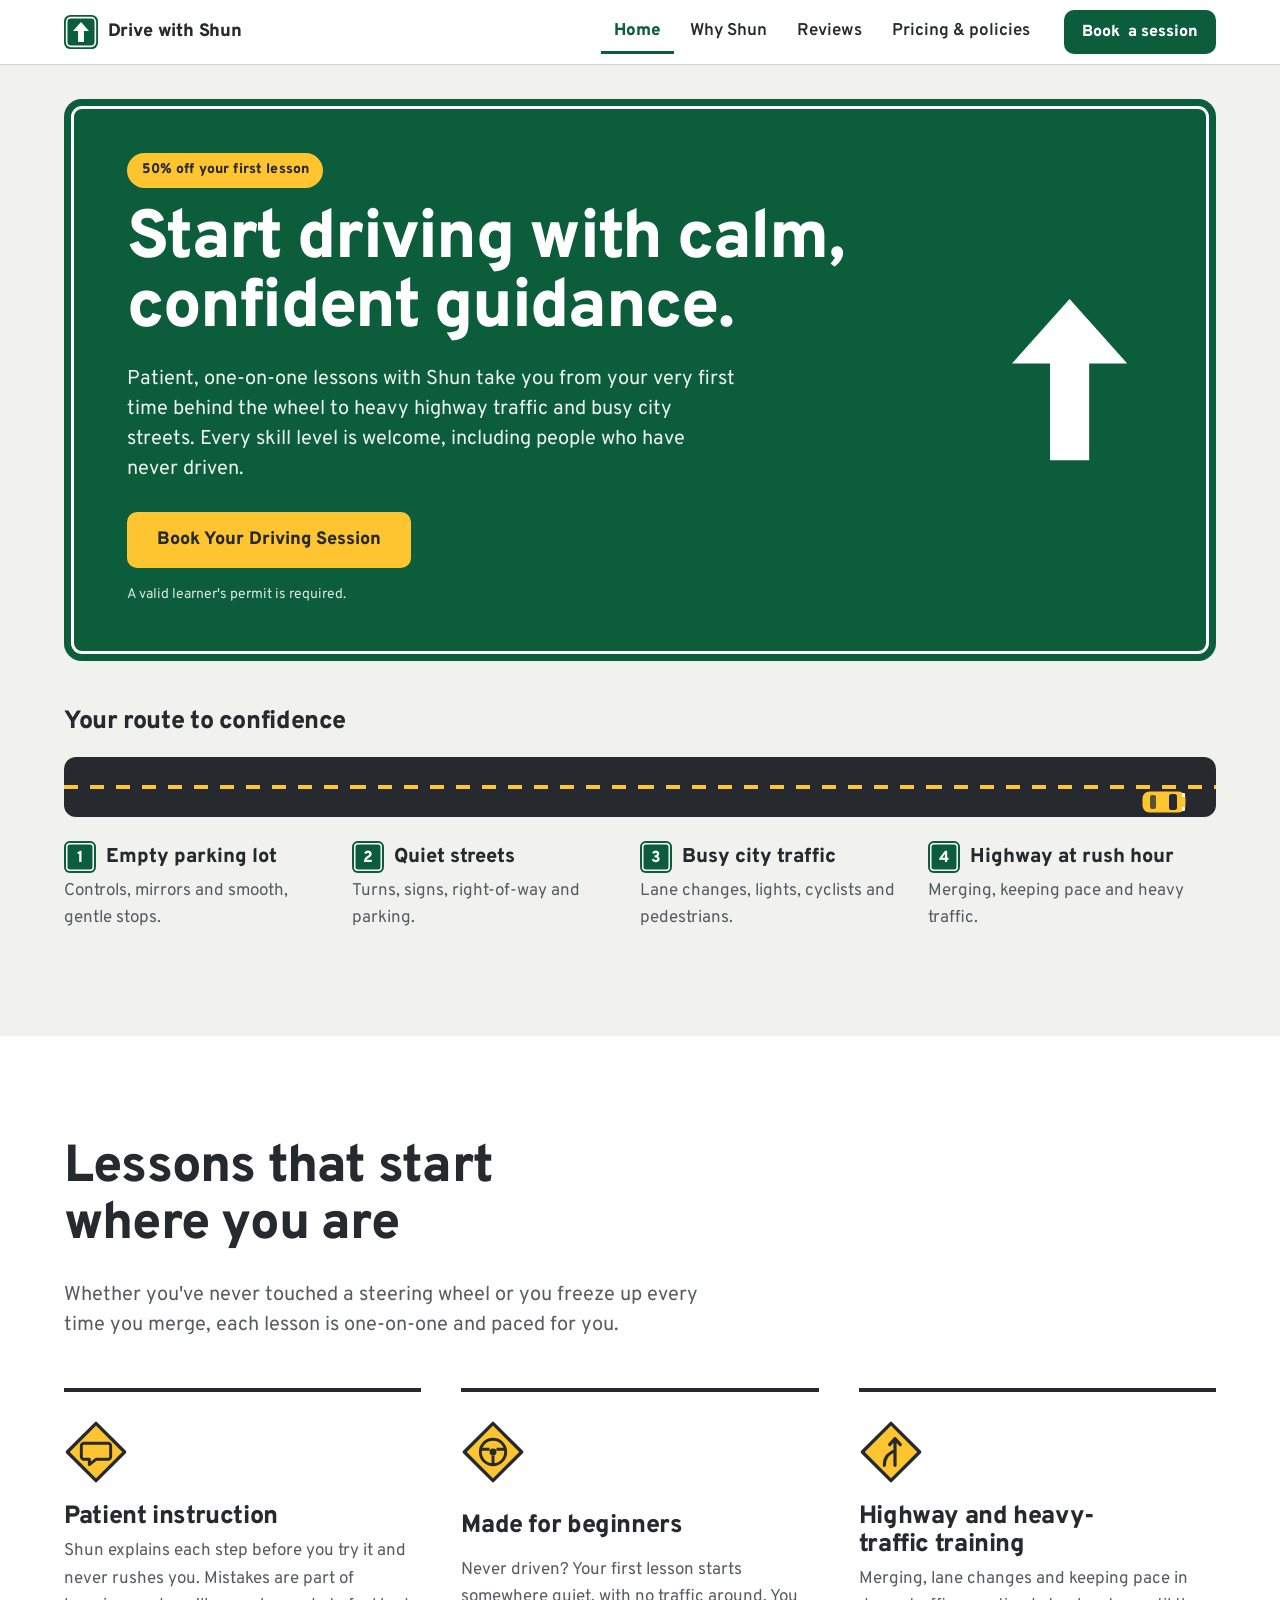
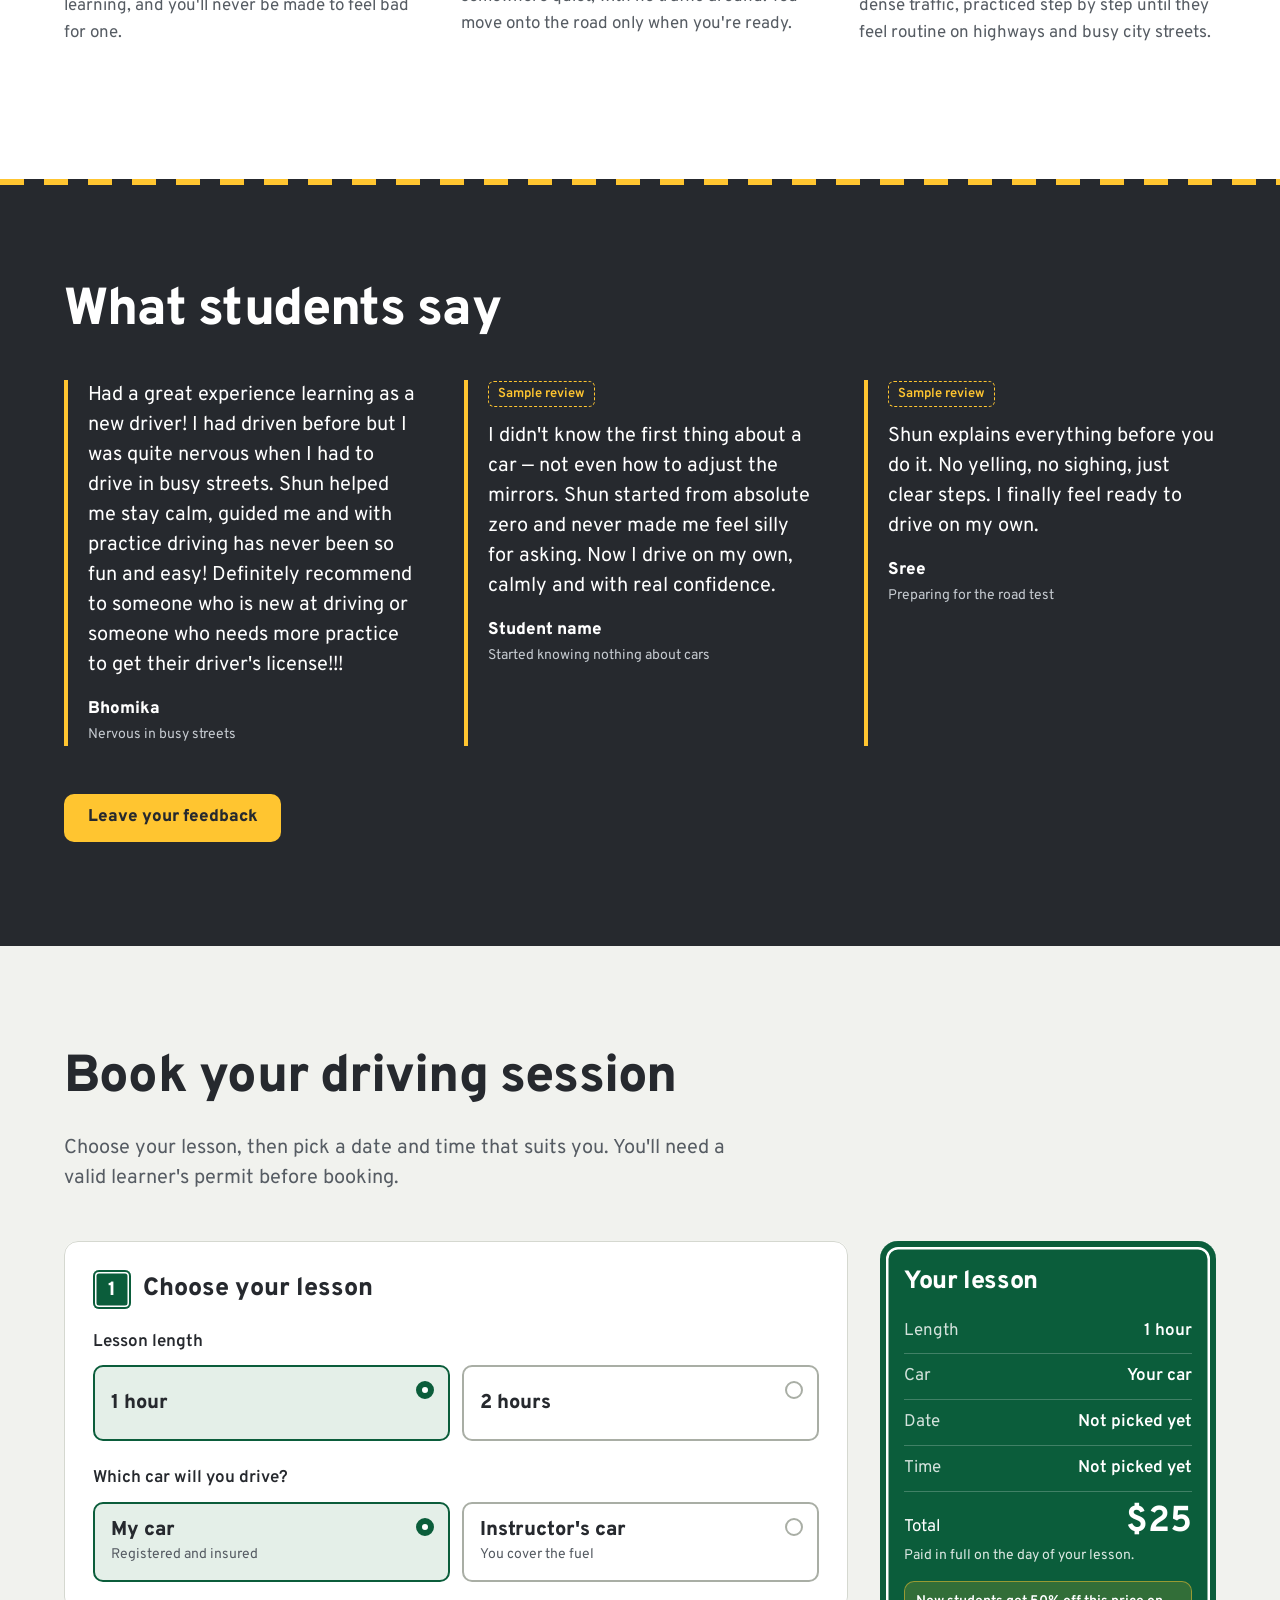
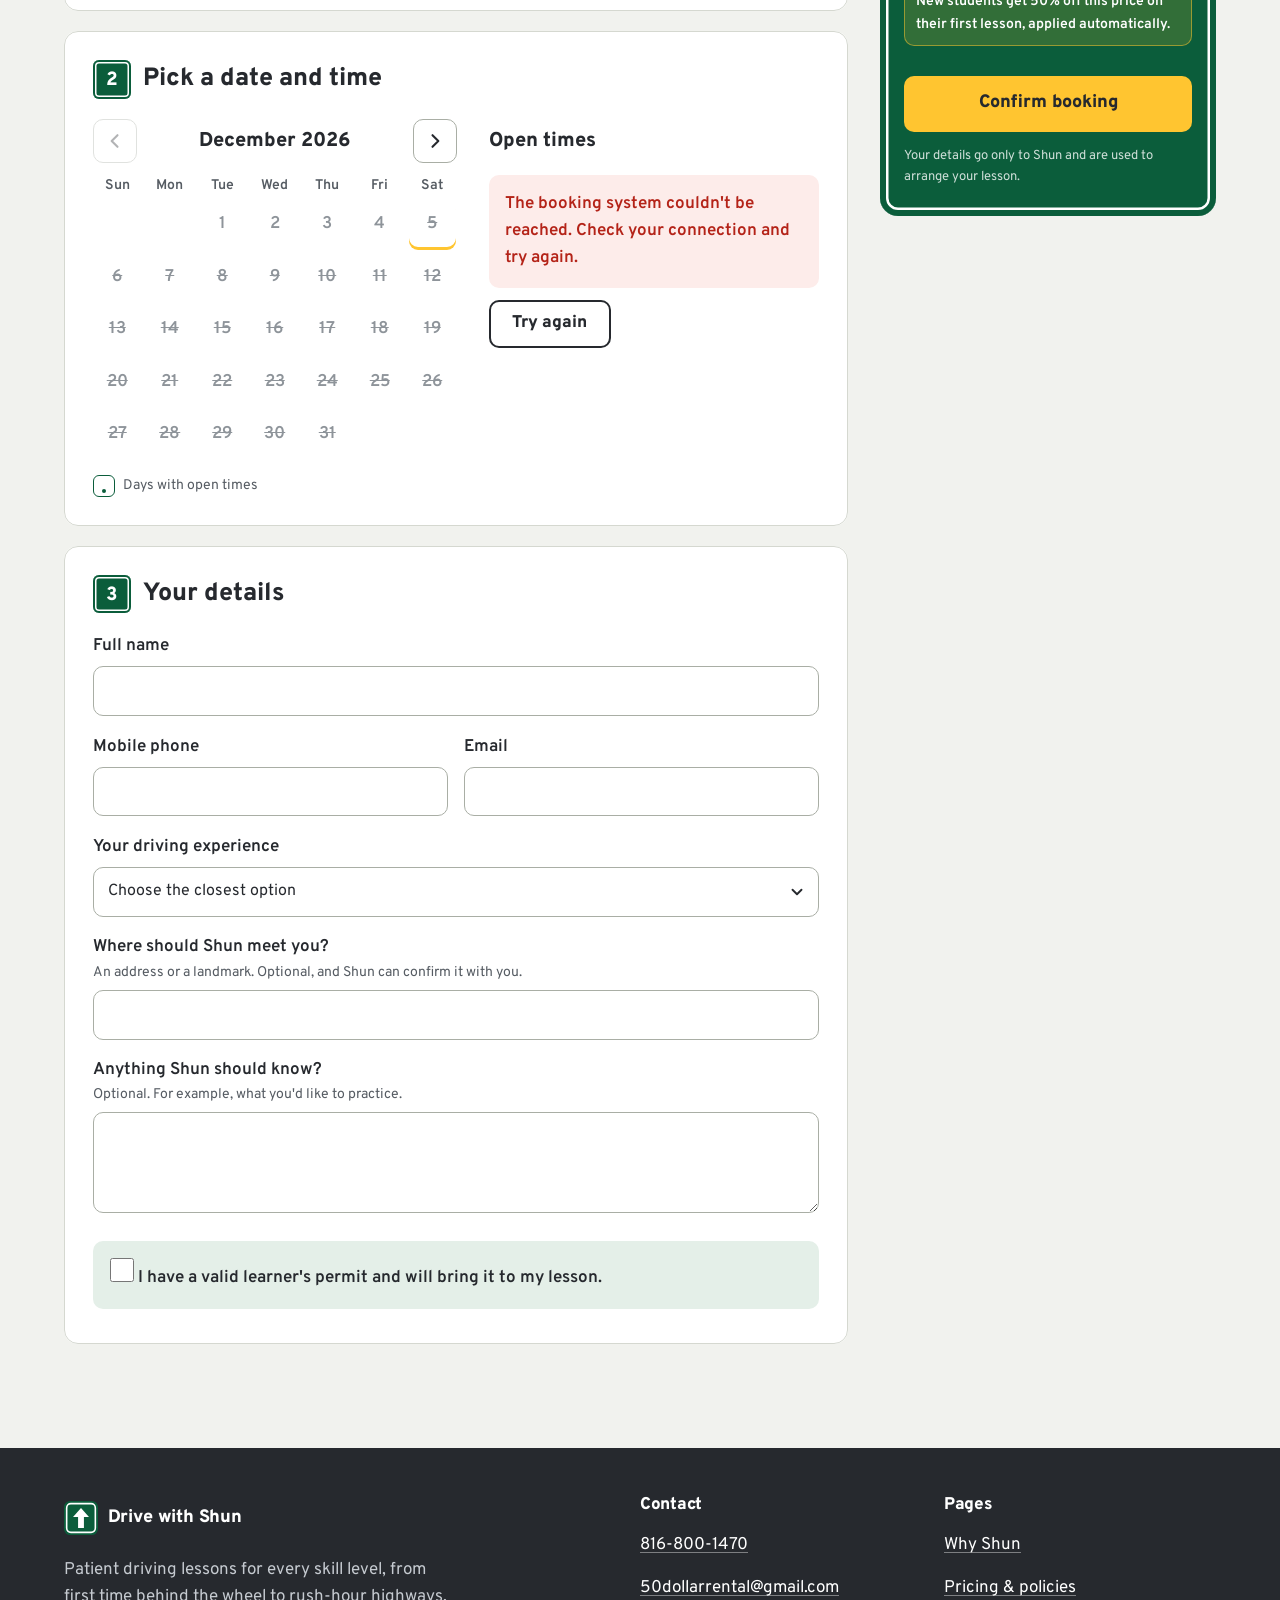
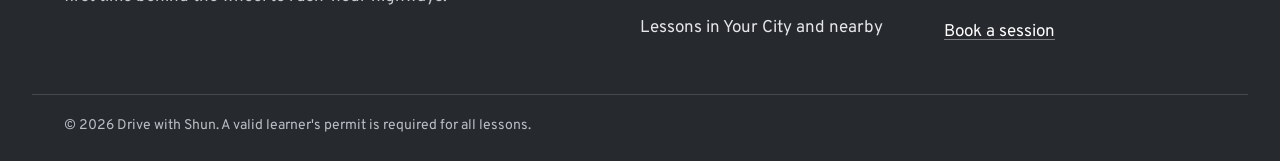
<file: index.html>
<!doctype html>
<html lang="en">
<head>
  <meta charset="utf-8">
  <meta name="viewport" content="width=device-width, initial-scale=1, viewport-fit=cover">
  <title>Drive with Shun | Patient driving lessons for every skill level</title>
  <meta name="description" content="Patient, one-on-one driving lessons with Shun. From your very first time behind the wheel to heavy highway traffic and busy city streets.">
  <meta name="theme-color" content="#0B5D3B">
  <meta property="og:title" content="Drive with Shun">
  <meta property="og:description" content="Patient driving lessons that build real confidence on highways and busy city streets.">
  <meta property="og:type" content="website">
  <link rel="icon" href="favicon.svg" type="image/svg+xml">
  <link rel="preconnect" href="https://fonts.googleapis.com">
  <link rel="preconnect" href="https://fonts.gstatic.com" crossorigin>
  <link rel="stylesheet" href="https://fonts.googleapis.com/css2?family=Overpass:wght@400;600;800&display=swap">
  <link rel="stylesheet" href="styles.css">
  <script src="script.js" defer></script>
</head>
<body>
  <a class="skip-link" href="#main">Skip to content</a>

  <header class="site-header">
    <nav class="nav container" aria-label="Main">
      <a class="brand" href="index.html">
        <svg class="brand-mark" viewBox="0 0 64 64" aria-hidden="true"><rect width="64" height="64" rx="12" fill="#0B5D3B"/><rect x="5" y="5" width="54" height="54" rx="8" fill="none" stroke="#fff" stroke-width="3"/><path d="M32 13 47 30H37.5v21h-11V30H17z" fill="#fff"/></svg>
        <span>Drive with Shun</span>
      </a>
      <ul class="nav-menu" id="site-menu">
        <li><a href="index.html" aria-current="page">Home</a></li>
        <li><a href="index.html#why">Why Shun</a></li>
        <li><a href="index.html#reviews">Reviews</a></li>
        <li><a href="pricing.html">Pricing &amp; policies</a></li>
      </ul>
      <a class="btn btn-go nav-book" href="#book">Book<span class="nav-book-more"> a session</span></a>
      <button class="nav-toggle" type="button" aria-expanded="false" aria-controls="site-menu">
        <span class="sr-only">Menu</span>
        <span class="nav-toggle-bars" aria-hidden="true"></span>
      </button>
    </nav>
  </header>

  <main id="main">
    <!-- ===== Hero ===== -->
    <section class="hero" aria-labelledby="hero-title">
      <div class="container">
        <div class="sign hero-sign">
          <div class="hero-sign-text">
            <p class="discount-flag">50% off your first lesson</p>
            <h1 id="hero-title">Start driving with calm, confident guidance.</h1>
            <p class="hero-sub">Patient, one-on-one lessons with Shun take you from your very first time behind the wheel to heavy highway traffic and busy city streets. Every skill level is welcome, including people who have never driven.</p>
            <div class="hero-actions">
              <a class="btn btn-caution btn-large" href="#book">Book Your Driving Session</a>
            </div>
            <p class="hero-note">A valid learner's permit is required.</p>
          </div>
          <svg class="hero-arrow" viewBox="0 0 100 140" aria-hidden="true"><path d="M50 0 100 56H67v84H33V56H0z" fill="currentColor"/></svg>
        </div>

        <div class="route" aria-labelledby="route-title">
          <h2 class="route-title" id="route-title">Your route to confidence</h2>
          <div class="route-track">
            <ol class="route-stops">
              <li>
                <span class="stop-name"><span class="exit-badge" aria-hidden="true">1</span>Empty parking lot</span>
                <span class="stop-desc">Controls, mirrors and smooth, gentle stops.</span>
              </li>
              <li>
                <span class="stop-name"><span class="exit-badge" aria-hidden="true">2</span>Quiet streets</span>
                <span class="stop-desc">Turns, signs, right-of-way and parking.</span>
              </li>
              <li>
                <span class="stop-name"><span class="exit-badge" aria-hidden="true">3</span>Busy city traffic</span>
                <span class="stop-desc">Lane changes, lights, cyclists and pedestrians.</span>
              </li>
              <li>
                <span class="stop-name"><span class="exit-badge" aria-hidden="true">4</span>Highway at rush hour</span>
                <span class="stop-desc">Merging, keeping pace and heavy traffic.</span>
              </li>
            </ol>
            <svg class="route-car" viewBox="0 0 48 26" aria-hidden="true">
              <rect x="1.5" y="1.5" width="45" height="23" rx="8" fill="#FFC530" stroke="#26292E" stroke-width="2"/>
              <rect x="29" y="5" width="8" height="16" rx="2.5" fill="#26292E"/>
              <rect x="10" y="6" width="6" height="14" rx="2" fill="#26292E" opacity=".75"/>
              <rect x="42" y="4" width="3" height="4" rx="1" fill="#fff"/>
              <rect x="42" y="18" width="3" height="4" rx="1" fill="#fff"/>
            </svg>
          </div>
        </div>
      </div>
    </section>

    <!-- ===== Benefits ===== -->
    <section class="section why" id="why" aria-labelledby="why-title">
      <div class="container">
        <div class="section-head">
          <h2 id="why-title">Lessons that start where you are</h2>
          <p>Whether you've never touched a steering wheel or you freeze up every time you merge, each lesson is one-on-one and paced for you.</p>
        </div>
        <ul class="benefits">
          <li class="benefit">
            <svg class="benefit-icon" viewBox="0 0 48 48" aria-hidden="true">
              <path d="M24 2.5 45.5 24 24 45.5 2.5 24z" fill="#FFC530" stroke="#26292E" stroke-width="2.5" stroke-linejoin="round"/>
              <path d="M15 17.5h18a2 2 0 0 1 2 2v8a2 2 0 0 1-2 2h-9l-5 4v-4h-4a2 2 0 0 1-2-2v-8a2 2 0 0 1 2-2z" fill="none" stroke="#26292E" stroke-width="2.2" stroke-linejoin="round"/>
            </svg>
            <h3>Patient instruction</h3>
            <p>Shun explains each step before you try it and never rushes you. Mistakes are part of learning, and you'll never be made to feel bad for one.</p>
          </li>
          <li class="benefit">
            <svg class="benefit-icon" viewBox="0 0 48 48" aria-hidden="true">
              <path d="M24 2.5 45.5 24 24 45.5 2.5 24z" fill="#FFC530" stroke="#26292E" stroke-width="2.5" stroke-linejoin="round"/>
              <circle cx="24" cy="24" r="9.5" fill="none" stroke="#26292E" stroke-width="2.2"/>
              <circle cx="24" cy="24" r="2.6" fill="#26292E"/>
              <path d="M14.8 22h6.6M26.6 22h6.6M24 26.6v6.9" stroke="#26292E" stroke-width="2.2"/>
            </svg>
            <h3>Made for beginners</h3>
            <p>Never driven? Your first lesson starts somewhere quiet, with no traffic around. You move onto the road only when you're ready.</p>
          </li>
          <li class="benefit">
            <svg class="benefit-icon" viewBox="0 0 48 48" aria-hidden="true">
              <path d="M24 2.5 45.5 24 24 45.5 2.5 24z" fill="#FFC530" stroke="#26292E" stroke-width="2.5" stroke-linejoin="round"/>
              <path d="M27 34V14m0 0-4 4.5m4-4.5 4 4.5M19 34c0-5 1.5-8 8-11" fill="none" stroke="#26292E" stroke-width="2.4" stroke-linecap="round" stroke-linejoin="round"/>
            </svg>
            <h3>Highway and heavy-traffic training</h3>
            <p>Merging, lane changes and keeping pace in dense traffic, practiced step by step until they feel routine on highways and busy city streets.</p>
          </li>
        </ul>
      </div>
    </section>

    <!-- ===== Reviews =====
         Bhomika's review is real. The other two are placeholders and are marked
         "Sample review" so visitors can tell them apart — replace them with real
         quotes (with permission) and delete their <span class="sample-tag"> line.
         Reviews approved on the admin page replace this whole list automatically. -->
    <section class="section reviews" id="reviews" aria-labelledby="reviews-title">
      <div class="container">
        <h2 id="reviews-title">What students say</h2>

        <div class="review-list" id="review-list">
          <figure class="review">
            <blockquote><p>Had a great experience learning as a new driver! I had driven before but I was quite nervous when I had to drive in busy streets. Shun helped me stay calm, guided me and with practice driving has never been so fun and easy! Definitely recommend to someone who is new at driving or someone who needs more practice to get their driver's license!!!</p></blockquote>
            <figcaption>Bhomika <span>Nervous in busy streets</span></figcaption>
          </figure>
          <figure class="review">
            <span class="sample-tag">Sample review</span>
            <blockquote><p>I didn't know the first thing about a car &mdash; not even how to adjust the mirrors. Shun started from absolute zero and never made me feel silly for asking. Now I drive on my own, calmly and with real confidence.</p></blockquote>
            <figcaption>Student name <span>Started knowing nothing about cars</span></figcaption>
          </figure>
          <figure class="review">
            <span class="sample-tag">Sample review</span>
            <blockquote><p>Shun explains everything before you do it. No yelling, no sighing, just clear steps. I finally feel ready to drive on my own.</p></blockquote>
            <figcaption>Sree <span>Preparing for the road test</span></figcaption>
          </figure>
        </div>

        <!-- ---- Leave your own feedback ---- -->
        <div class="feedback">
          <button type="button" class="btn btn-caution" id="feedback-open" aria-expanded="false" aria-controls="feedback-panel">
            Leave your feedback
          </button>

          <div class="feedback-panel" id="feedback-panel" hidden>
            <h3 id="feedback-title">How did your lesson go?</h3>
            <p class="feedback-intro">Shun reads every message. With your permission, your words may appear on this page &mdash; only your first name is ever shown.</p>

            <form id="feedback-form" novalidate>
              <div class="field">
                <label for="fb-name">Your first name</label>
                <input type="text" id="fb-name" name="name" autocomplete="given-name" maxlength="40" required>
                <p class="field-error" id="fb-name-error" hidden></p>
              </div>

              <fieldset class="rating">
                <legend>How would you rate your lessons? <span class="rating-hint">1 = poor, 5 = excellent</span></legend>
                <div class="rating-options">
                  <label class="rating-choice"><input type="radio" name="rating" value="1"><span>1</span></label>
                  <label class="rating-choice"><input type="radio" name="rating" value="2"><span>2</span></label>
                  <label class="rating-choice"><input type="radio" name="rating" value="3"><span>3</span></label>
                  <label class="rating-choice"><input type="radio" name="rating" value="4"><span>4</span></label>
                  <label class="rating-choice"><input type="radio" name="rating" value="5" checked><span>5</span></label>
                </div>
              </fieldset>

              <div class="field">
                <label for="fb-label">Where were you starting from?</label>
                <select id="fb-label" name="label">
                  <option value="">Choose the closest option</option>
                  <option value="Started as a complete beginner">I'd never driven before</option>
                  <option value="Started knowing nothing about cars">I knew nothing about cars</option>
                  <option value="Nervous in busy streets">I was nervous in busy streets</option>
                  <option value="Preparing for the road test">I was preparing for the road test</option>
                  <option value="Building highway confidence">I wanted highway practice</option>
                </select>
              </div>

              <div class="field">
                <label for="fb-text">Your feedback</label>
                <textarea id="fb-text" name="review" rows="5" maxlength="700" required></textarea>
                <p class="field-hint"><span id="fb-count">0</span>/700</p>
                <p class="field-error" id="fb-text-error" hidden></p>
              </div>

              <div class="field checkbox-field">
                <label class="checkbox">
                  <input type="checkbox" id="fb-consent" name="consent">
                  <span>Shun may show this on the website with my first name.</span>
                </label>
              </div>

              <!-- Spam trap: hidden from people, filled in by bots -->
              <div class="hp" aria-hidden="true">
                <label for="fb-website">Website</label>
                <input type="text" id="fb-website" name="website" tabindex="-1" autocomplete="off">
              </div>

              <button type="submit" class="btn btn-go btn-large" id="fb-submit">Send feedback</button>
              <p class="feedback-status" id="fb-status" role="alert"></p>
            </form>
          </div>

          <div class="feedback-thanks sign" id="feedback-thanks" hidden>
            <h3>Thank you.</h3>
            <p>Shun has your feedback. If you said she could share it, it may appear on this page once she's read it.</p>
          </div>
        </div>
      </div>
    </section>

    <!-- ===== Booking ===== -->
    <section class="section book" id="book" aria-labelledby="book-title">
      <div class="container">
        <div class="section-head">
          <h2 id="book-title">Book your driving session</h2>
          <p>Choose your lesson, then pick a date and time that suits you. You'll need a valid learner's permit before booking.</p>
        </div>

        <p class="preview-banner" id="preview-banner" hidden>
          <strong>Preview mode.</strong> These times are samples and bookings aren't saved yet. Connect Google Sheets by following the README to start taking real bookings.
        </p>

        <form class="booking" id="booking-form" novalidate>
          <div class="booking-steps">
            <!-- Step 1 -->
            <fieldset class="step">
              <legend><span class="exit-badge exit-badge-lg" aria-hidden="true">1</span>Choose your lesson</legend>

              <fieldset class="subfield">
                <legend>Lesson length</legend>
                <div class="choices">
                  <label class="choice">
                    <input type="radio" name="duration" value="1" checked>
                    <span class="choice-body"><span class="choice-title">1 hour</span></span>
                  </label>
                  <label class="choice">
                    <input type="radio" name="duration" value="2">
                    <span class="choice-body"><span class="choice-title">2 hours</span></span>
                  </label>
                </div>
              </fieldset>

              <fieldset class="subfield">
                <legend>Which car will you drive?</legend>
                <div class="choices">
                  <label class="choice">
                    <input type="radio" name="vehicle" value="own" checked>
                    <span class="choice-body"><span class="choice-title">My car</span><span class="choice-meta">Registered and insured</span></span>
                  </label>
                  <label class="choice">
                    <input type="radio" name="vehicle" value="instructor">
                    <span class="choice-body"><span class="choice-title">Instructor's car</span><span class="choice-meta">You cover the fuel</span></span>
                  </label>
                </div>
              </fieldset>
            </fieldset>

            <!-- Step 2 -->
            <fieldset class="step" id="step-schedule">
              <legend><span class="exit-badge exit-badge-lg" aria-hidden="true">2</span>Pick a date and time</legend>
              <div class="schedule">
                <div class="calendar">
                  <div class="cal-head">
                    <button type="button" class="cal-nav" id="cal-prev" aria-label="Previous month">
                      <svg viewBox="0 0 24 24" width="20" height="20" aria-hidden="true"><path d="M15 5l-7 7 7 7" fill="none" stroke="currentColor" stroke-width="2.5" stroke-linecap="round" stroke-linejoin="round"/></svg>
                    </button>
                    <p class="cal-title" id="cal-title" aria-live="polite">Loading…</p>
                    <button type="button" class="cal-nav" id="cal-next" aria-label="Next month">
                      <svg viewBox="0 0 24 24" width="20" height="20" aria-hidden="true"><path d="M9 5l7 7-7 7" fill="none" stroke="currentColor" stroke-width="2.5" stroke-linecap="round" stroke-linejoin="round"/></svg>
                    </button>
                  </div>
                  <div class="cal-weekdays" aria-hidden="true">
                    <span>Sun</span><span>Mon</span><span>Tue</span><span>Wed</span><span>Thu</span><span>Fri</span><span>Sat</span>
                  </div>
                  <div class="cal-grid" id="cal-grid"></div>
                  <p class="cal-legend"><span class="cal-legend-swatch" aria-hidden="true"></span>Days with open times</p>
                </div>

                <div class="times" id="times">
                  <p class="times-title" id="times-title">Open times</p>
                  <div id="times-body" aria-live="polite">
                    <p class="times-empty">Pick a date to see open times.</p>
                  </div>
                </div>
              </div>
            </fieldset>

            <!-- Step 3 -->
            <fieldset class="step">
              <legend><span class="exit-badge exit-badge-lg" aria-hidden="true">3</span>Your details</legend>
              <div class="fields">
                <div class="field field-wide">
                  <label for="f-name">Full name</label>
                  <input id="f-name" name="name" type="text" autocomplete="name" maxlength="80" required aria-describedby="e-name">
                  <p class="field-error" id="e-name" hidden></p>
                </div>
                <div class="field">
                  <label for="f-phone">Mobile phone</label>
                  <input id="f-phone" name="phone" type="tel" inputmode="tel" autocomplete="tel" maxlength="30" required aria-describedby="e-phone">
                  <p class="field-error" id="e-phone" hidden></p>
                </div>
                <div class="field">
                  <label for="f-email">Email</label>
                  <input id="f-email" name="email" type="email" inputmode="email" autocomplete="email" maxlength="120" required aria-describedby="e-email">
                  <p class="field-error" id="e-email" hidden></p>
                </div>
                <div class="field field-wide">
                  <label for="f-experience">Your driving experience</label>
                  <select id="f-experience" name="experience" required aria-describedby="e-experience">
                    <option value="">Choose the closest option</option>
                    <option value="never">I've never driven</option>
                    <option value="some">I've practiced a little</option>
                    <option value="local">I'm fine on quiet roads, nervous in traffic</option>
                    <option value="experienced">I drive already and want highway or city practice</option>
                  </select>
                  <p class="field-error" id="e-experience" hidden></p>
                </div>
                <div class="field field-wide">
                  <label for="f-meeting">Where should Shun meet you? <span class="hint">An address or a landmark. Optional, and Shun can confirm it with you.</span></label>
                  <input id="f-meeting" name="meetingSpot" type="text" autocomplete="street-address" maxlength="160">
                </div>
                <div class="field field-wide">
                  <label for="f-notes">Anything Shun should know? <span class="hint">Optional. For example, what you'd like to practice.</span></label>
                  <textarea id="f-notes" name="notes" rows="3" maxlength="600"></textarea>
                </div>
                <div class="field field-wide">
                  <label class="check" for="f-permit">
                    <input id="f-permit" name="permit" type="checkbox" required aria-describedby="e-permit">
                    <span>I have a valid learner's permit and will bring it to my lesson.</span>
                  </label>
                  <p class="field-error" id="e-permit" hidden></p>
                </div>
                <!-- Spam trap: real people never see or fill this field -->
                <div class="hp" aria-hidden="true">
                  <label for="f-website">Website</label>
                  <input id="f-website" name="website" type="text" tabindex="-1" autocomplete="off">
                </div>
              </div>
            </fieldset>
          </div>

          <aside class="summary" aria-labelledby="summary-title">
            <div class="sign summary-card">
              <h3 id="summary-title">Your lesson</h3>
              <dl>
                <div><dt>Length</dt><dd id="s-length">1 hour</dd></div>
                <div><dt>Car</dt><dd id="s-car">Your car</dd></div>
                <div><dt>Date</dt><dd id="s-date">Not picked yet</dd></div>
                <div><dt>Time</dt><dd id="s-time">Not picked yet</dd></div>
              </dl>
              <p class="summary-total"><span>Total</span><strong id="s-total">$25</strong></p>
              <p class="summary-fine" id="s-fine">Paid in full on the day of your lesson.</p>
              <p class="summary-discount" id="s-discount-note" hidden></p>
              <div class="form-status" id="form-status" role="alert" hidden></div>
              <button type="submit" class="btn btn-caution btn-large btn-block" id="submit-btn">Confirm booking</button>
              <p class="summary-privacy">Your details go only to Shun and are used to arrange your lesson.</p>
            </div>
          </aside>
        </form>

        <div class="confirmation" id="confirmation" tabindex="-1" hidden>
          <div class="sign confirm-sign">
            <h3>You're booked</h3>
            <p id="confirm-when"></p>
          </div>
          <p class="confirm-lead" id="confirm-lead"></p>
          <ul class="confirm-list">
            <li>Bring your learner's permit.</li>
            <li id="confirm-pay"></li>
            <li>Need to change something? Reply to your confirmation email.</li>
          </ul>
          <div class="confirm-actions">
            <a class="btn btn-outline" id="gcal-link" href="#" target="_blank" rel="noopener">Add to Google Calendar</a>
            <button type="button" class="btn btn-go" id="book-again">Book another lesson</button>
          </div>
          <p class="confirm-ref">Booking reference: <span id="confirm-ref"></span></p>
        </div>
      </div>
    </section>
  </main>

  <footer class="site-footer">
    <div class="container footer-grid">
      <div>
        <a class="brand brand-light" href="index.html">
          <svg class="brand-mark" viewBox="0 0 64 64" aria-hidden="true"><rect width="64" height="64" rx="12" fill="#0B5D3B"/><rect x="5" y="5" width="54" height="54" rx="8" fill="none" stroke="#fff" stroke-width="3"/><path d="M32 13 47 30H37.5v21h-11V30H17z" fill="#fff"/></svg>
          <span>Drive with Shun</span>
        </a>
        <p class="footer-blurb">Patient driving lessons for every skill level, from first time behind the wheel to rush-hour highways.</p>
      </div>
      <div>
        <h2 class="footer-title">Contact</h2>
        <ul class="footer-list">
          <li><a href="tel:+18168001470">816-800-1470</a></li>
          <li><a href="mailto:50dollarrental@gmail.com">50dollarrental@gmail.com</a></li>
          <li>Lessons in Your City and nearby</li>
        </ul>
      </div>
      <div>
        <h2 class="footer-title">Pages</h2>
        <ul class="footer-list">
          <li><a href="index.html#why">Why Shun</a></li>
          <li><a href="pricing.html">Pricing &amp; policies</a></li>
          <li><a href="index.html#book">Book a session</a></li>
        </ul>
      </div>
    </div>
    <div class="container footer-base">
      <p>&copy; <span data-year>2026</span> Drive with Shun. A valid learner's permit is required for all lessons.</p>
    </div>
  </footer>
</body>
</html>
</file>
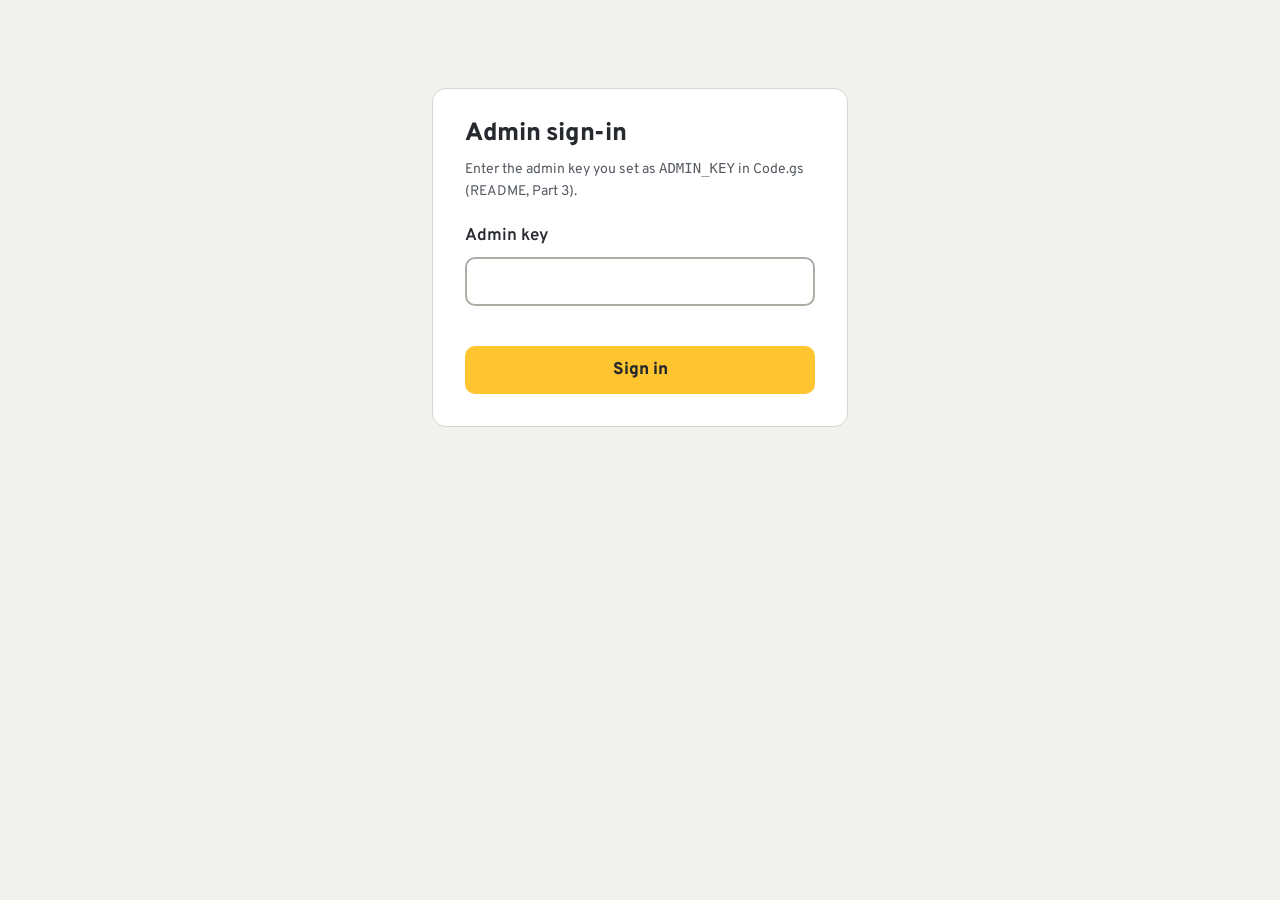
<file: admin.html>
<!DOCTYPE html>
<html lang="en">
<head>
<meta charset="UTF-8">
<meta name="viewport" content="width=device-width, initial-scale=1">
<meta name="robots" content="noindex, nofollow">
<title>Drive with Shun — Admin</title>
<link rel="icon" href="favicon.svg" type="image/svg+xml">
<link rel="preconnect" href="https://fonts.googleapis.com">
<link rel="preconnect" href="https://fonts.gstatic.com" crossorigin>
<link href="https://fonts.googleapis.com/css2?family=Overpass:wght@400;600;800&display=swap" rel="stylesheet">
<link rel="stylesheet" href="styles.css">
<style>
  /* ------------------------------------------------------------------------
     Admin-only styles. Not linked from the site nav — this page is meant to
     be bookmarked privately by the instructor. See README.md, Part 3.
     ------------------------------------------------------------------------ */
  body { background: var(--concrete); }
  .admin-shell { max-width: 74rem; margin: 0 auto; padding: clamp(1.25rem, 1rem + 2vw, 2.5rem) var(--gutter) 4rem; }
  .admin-header { display: flex; flex-wrap: wrap; align-items: center; justify-content: space-between; gap: 1rem; margin-bottom: 1.75rem; }
  .admin-header h1 { font-size: var(--step-2); margin: 0; }
  .admin-header p { margin: 0.15rem 0 0; color: var(--muted); font-size: var(--step--1); }

  /* ---- Sign-in gate ---- */
  .gate { max-width: 26rem; margin: 3rem auto; padding: 2rem; background: var(--paper); border: 1px solid var(--line); border-radius: var(--r-panel); }
  .gate h1 { font-size: var(--step-2); margin: 0 0 0.5rem; }
  .gate p { color: var(--muted); margin: 0 0 1.25rem; font-size: var(--step--1); }
  .gate label { display: block; font-weight: 600; margin-bottom: 0.4rem; }
  .gate input {
    width: 100%; min-height: 48px; padding: 0.6rem 0.8rem; font: inherit; font-size: 1rem;
    border: 2px solid var(--line-strong); border-radius: var(--r-control); margin-bottom: 1rem;
  }
  .gate .field-error, #login-error { color: var(--danger); font-size: var(--step--1); margin: -0.5rem 0 1rem; min-height: 1.2em; }

  /* ---- Panels ---- */
  .panel { background: var(--paper); border: 1px solid var(--line); border-radius: var(--r-panel); padding: 1.25rem 1.4rem; margin-bottom: 1.5rem; }
  .panel h2 { font-size: var(--step-1); margin: 0 0 0.9rem; }
  .panel-grid { display: grid; gap: 1.25rem; grid-template-columns: 1fr; }
  @media (min-width: 860px) { .panel-grid { grid-template-columns: 1fr 1fr; } }

  .field { margin-bottom: 0.9rem; }
  .field label { display: block; font-weight: 600; font-size: var(--step--1); margin-bottom: 0.3rem; }
  .field input, .field select {
    width: 100%; min-height: 44px; padding: 0.5rem 0.7rem; font: inherit; font-size: 1rem;
    border: 2px solid var(--line-strong); border-radius: var(--r-control); background: var(--paper);
  }
  .field-row { display: flex; gap: 0.75rem; flex-wrap: wrap; }
  .field-row .field { flex: 1 1 8rem; }
  .panel-note { font-size: 0.8125rem; color: var(--muted); margin: 0.4rem 0 0; }
  .panel-status { font-size: var(--step--1); font-weight: 600; margin-top: 0.6rem; min-height: 1.3em; }
  .panel-status.is-error { color: var(--danger); }
  .panel-status.is-ok { color: var(--sign-deep); }

  /* ---- Totals ---- */
  .totals-row { display: flex; gap: 0.75rem; align-items: center; margin-bottom: 1rem; flex-wrap: wrap; }
  .totals-row select { min-height: 42px; padding: 0.3rem 0.6rem; border: 2px solid var(--line-strong); border-radius: var(--r-control); font: inherit; }
  .totals-cards { display: grid; gap: 0.7rem; grid-template-columns: repeat(auto-fit, minmax(7.5rem, 1fr)); }
  .totals-card { background: var(--sign-tint); border-radius: var(--r-control); padding: 0.9rem 1rem; }
  .totals-card span { display: block; font-size: 0.8125rem; color: var(--sign-deep); font-weight: 700; text-transform: uppercase; letter-spacing: 0.03em; }
  .totals-card strong { display: block; font-size: var(--step-2); margin-top: 0.2rem; }

  /* ---- Bookings table ---- */
  .table-toolbar { display: flex; flex-wrap: wrap; gap: 0.75rem; align-items: center; justify-content: space-between; margin-bottom: 0.9rem; }
  .table-scroll { overflow-x: auto; }
  table.bookings { width: 100%; border-collapse: collapse; font-size: var(--step--1); min-width: 62rem; }
  table.bookings th, table.bookings td { padding: 0.6rem 0.7rem; border-bottom: 1px solid var(--line); text-align: left; white-space: nowrap; }
  table.bookings th { background: var(--concrete); position: sticky; top: 0; }
  table.bookings td.wrap { white-space: normal; min-width: 10rem; }
  table.bookings tr.is-cancelled td { color: var(--muted); text-decoration: line-through; }
  table.bookings select.status-select {
    min-height: 38px; padding: 0.2rem 0.5rem; border: 2px solid var(--line-strong); border-radius: var(--r-control); font: inherit; font-size: 0.85rem;
  }
  .discount-tag { display: inline-block; margin-left: 0.35rem; padding: 0.1rem 0.4rem; border-radius: 999px; background: var(--caution-tint); color: var(--asphalt); font-size: 0.7rem; font-weight: 700; }
  .empty-note { padding: 1.5rem 0; text-align: center; color: var(--muted); }

  /* ---- Reviews ---- */
  .review-card { border: 1px solid var(--line); border-radius: var(--r-control); padding: 0.9rem 1rem; margin-bottom: 0.9rem; }
  .review-card.is-published { border-color: var(--sign); background: var(--sign-tint); }
  .review-card.is-private { background: var(--concrete); }
  .review-meta { display: flex; flex-wrap: wrap; gap: 0.5rem; align-items: center; font-size: var(--step--1); margin-bottom: 0.5rem; }
  .review-meta strong { font-size: var(--step-0); }
  .review-stars { color: #B8860B; font-weight: 700; letter-spacing: 0.05em; }
  .review-tag { padding: 0.1rem 0.5rem; border-radius: 999px; background: var(--concrete); font-size: 0.75rem; font-weight: 700; }
  .review-tag.warn { background: var(--danger-tint); color: var(--danger); }
  .review-body { margin: 0 0 0.7rem; line-height: 1.5; }
  .review-actions { display: flex; gap: 0.5rem; flex-wrap: wrap; align-items: center; }
  .review-actions select { min-height: 38px; padding: 0.2rem 0.5rem; border: 2px solid var(--line-strong); border-radius: var(--r-control); font: inherit; font-size: 0.85rem; }
  #sign-out { margin-left: auto; }
</style>
</head>
<body>

<main class="admin-shell">
  <!-- ===== Sign-in gate ===== -->
  <section id="gate" class="gate">
    <h1>Admin sign-in</h1>
    <p>Enter the admin key you set as <code>ADMIN_KEY</code> in Code.gs (README, Part 3).</p>
    <form id="login-form">
      <label for="login-key">Admin key</label>
      <input id="login-key" type="password" autocomplete="off" required>
      <p id="login-error"></p>
      <button type="submit" class="btn btn-caution btn-block">Sign in</button>
    </form>
  </section>

  <!-- ===== Dashboard (hidden until signed in) ===== -->
  <div id="dashboard" hidden>
    <div class="admin-header">
      <div>
        <h1>Drive with Shun — Admin</h1>
        <p id="admin-sub">Rates, blocked time and bookings.</p>
      </div>
      <div style="display:flex; gap:0.6rem;">
        <button type="button" class="btn btn-outline" id="refresh-btn">Refresh</button>
        <button type="button" class="btn btn-outline" id="sign-out">Sign out</button>
      </div>
    </div>

    <div class="panel-grid">
      <!-- Rates -->
      <section class="panel">
        <h2>Rate and first-lesson discount</h2>
        <form id="rates-form">
          <div class="field-row">
            <div class="field">
              <label for="rate-input">Rate per hour ($)</label>
              <input id="rate-input" type="number" min="1" step="0.5" required>
            </div>
            <div class="field">
              <label for="discount-input">First-lesson discount (%)</label>
              <input id="discount-input" type="number" min="0" max="100" step="1" required>
            </div>
          </div>
          <button type="submit" class="btn btn-go">Save rate</button>
          <p class="panel-status" id="rates-status"></p>
          <p class="panel-note">This is how much you're charging per hour, and the discount new students get on their first lesson. The website picks up a change within about a minute.</p>
        </form>
      </section>

      <!-- Block time -->
      <section class="panel">
        <h2>Close a date or time</h2>
        <form id="timeoff-form">
          <div class="field-row">
            <div class="field">
              <label for="off-date">Date</label>
              <input id="off-date" type="date" required>
            </div>
            <div class="field">
              <label for="off-through">Through (optional)</label>
              <input id="off-through" type="date">
            </div>
          </div>
          <div class="field-row">
            <div class="field">
              <label for="off-from">From (optional)</label>
              <input id="off-from" type="time">
            </div>
            <div class="field">
              <label for="off-to">To (optional)</label>
              <input id="off-to" type="time">
            </div>
          </div>
          <div class="field">
            <label for="off-note">Note (optional)</label>
            <input id="off-note" type="text" maxlength="200" placeholder="e.g. Dentist appointment">
          </div>
          <button type="submit" class="btn btn-go">Block this time</button>
          <p class="panel-status" id="timeoff-status"></p>
          <p class="panel-note">Leave From/To blank to close the whole day. Fill in Through to close several days in a row.</p>
        </form>
      </section>
    </div>

    <!-- Totals -->
    <section class="panel">
      <h2>Money</h2>
      <div class="totals-row">
        <label for="totals-range" style="font-weight:600; font-size: var(--step--1);">Show</label>
        <select id="totals-range"></select>
      </div>
      <div class="totals-cards">
        <div class="totals-card"><span>Lessons</span><strong id="t-count">0</strong></div>
        <div class="totals-card"><span>Hours</span><strong id="t-hours">0</strong></div>
        <div class="totals-card"><span>Expected</span><strong id="t-expected">$0</strong></div>
        <div class="totals-card"><span>Collected</span><strong id="t-collected">$0</strong></div>
      </div>
      <p class="panel-note">Expected totals every lesson that isn't cancelled. Collected only counts lessons marked Completed. Cancelled and no-show lessons are never counted.</p>
    </section>

    <!-- Bookings -->
    <section class="panel">
      <div class="table-toolbar">
        <h2 style="margin:0;">Bookings</h2>
        <select id="status-filter"></select>
      </div>
      <p class="panel-note" style="margin-bottom:0.6rem;">On a phone, swipe the table sideways to see every column.</p>
      <div class="table-scroll">
        <table class="bookings">
          <thead>
            <tr>
              <th>Date</th><th>Time</th><th>Hrs</th><th>Name</th><th>Phone</th><th class="wrap">Email</th>
              <th>Car</th><th>Price</th><th>Status</th><th class="wrap">Notes</th>
            </tr>
          </thead>
          <tbody id="bookings-body"></tbody>
        </table>
        <p class="empty-note" id="empty-note" hidden>No bookings yet.</p>
      </div>
    </section>

    <!-- Reviews -->
    <section class="panel">
      <div class="table-toolbar">
        <h2 style="margin:0;">Feedback</h2>
        <select id="review-filter"></select>
      </div>
      <p class="panel-note" style="margin-bottom:0.8rem;">Set a review to <strong>Published</strong> and it appears on the website within a minute. Anything marked "Private" can't be published — that student didn't agree to it being shown.</p>
      <div id="reviews-body"></div>
      <p class="empty-note" id="reviews-empty" hidden>No feedback yet.</p>
    </section>
  </div>
</main>

<script>
(function () {
  'use strict';

  // The only line you should need to edit: same Apps Script URL as in script.js.
  const API_URL = 'https://script.google.com/macros/s/AKfycbzFaYgdGc0iAjJLaETWELtVIXL2AcuW01K5nVDM0S3UoAa6TYego-fNioTcFuAK5JHg/exec';

  const $ = (id) => document.getElementById(id);
  const gate = $('gate'), dashboard = $('dashboard');
  const money = (n) => '$' + (Math.round(Number(n) * 100) / 100).toFixed(2).replace(/\.00$/, '');

  let KEY = sessionStorage.getItem('dws_admin_key') || '';
  let statuses = ['Booked', 'Started', 'In progress', 'Completed', 'Cancelled', 'No-show'];
  let reviewStatuses = ['Pending', 'Published', 'Hidden'];
  let bookings = [];
  let reviews = [];

  function apiUrl() {
    return API_URL.trim();
  }

  async function call(params, options) {
    const base = apiUrl();
    if (!base) throw new Error('NO_API_URL');
    const url = new URL(base);
    if (!options) {
      Object.keys(params).forEach((k) => url.searchParams.set(k, params[k]));
      const res = await fetch(url.toString());
      return res.json();
    }
    const res = await fetch(base, {
      method: 'POST',
      headers: { 'Content-Type': 'text/plain;charset=utf-8' },
      body: JSON.stringify(params),
    });
    return res.json();
  }

  /* ---------------- Sign-in ---------------- */

  async function trySignIn(key) {
    $('login-error').textContent = '';
    if (!apiUrl()) {
      $('login-error').textContent = 'This page has no API_URL set yet. Paste the same Apps Script URL used in script.js at the top of this file\u2019s <script>.';
      return;
    }
    let data;
    try {
      data = await call({ action: 'admin_bookings', key });
    } catch (err) {
      $('login-error').textContent = 'Could not reach the booking system. Check your connection and try again.';
      return;
    }
    if (!data || data.ok !== true) {
      $('login-error').textContent = (data && data.message) || 'That key was not accepted.';
      return;
    }
    KEY = key;
    sessionStorage.setItem('dws_admin_key', key);
    statuses = data.statuses || statuses;
    bookings = data.bookings || [];
    populateFilters();
    applySettings(data.settings || {});
    renderBookings();
    renderTotals();
    gate.hidden = true;
    dashboard.hidden = false;
    loadReviews();
  }

  /* ---------------- Reviews ---------------- */

  async function loadReviews() {
    try {
      const data = await call({ action: 'admin_reviews', key: KEY });
      if (!data.ok) return;
      reviewStatuses = data.reviewStatuses || reviewStatuses;
      reviews = data.reviews || [];
      const sel = $('review-filter');
      sel.replaceChildren(new Option('All feedback', ''), ...reviewStatuses.map((s) => new Option(s, s)));
      renderReviews();
    } catch (err) {
      /* the rest of the dashboard still works */
    }
  }

  async function updateReview(reviewId, status, selectEl) {
    selectEl.disabled = true;
    try {
      const data = await call({ action: 'admin_update_review', key: KEY, reviewId, status }, true);
      if (!data.ok) throw new Error(data.message || 'Could not update.');
      const r = reviews.find((x) => x.reviewId === reviewId);
      if (r) r.status = status;
      renderReviews();
    } catch (err) {
      alert(err.message || 'Could not update that review.');
      selectEl.value = reviews.find((x) => x.reviewId === reviewId).status;
    } finally {
      selectEl.disabled = false;
    }
  }

  function renderReviews() {
    const filter = $('review-filter').value;
    const rows = filter ? reviews.filter((r) => r.status === filter) : reviews;
    const body = $('reviews-body');
    body.replaceChildren();
    $('reviews-empty').hidden = rows.length > 0;

    rows.forEach((r) => {
      const card = document.createElement('div');
      card.className = 'review-card';
      if (/published/i.test(r.status)) card.classList.add('is-published');
      if (!r.shareable) card.classList.add('is-private');

      const meta = document.createElement('div');
      meta.className = 'review-meta';
      const who = document.createElement('strong');
      who.textContent = r.name;
      const stars = document.createElement('span');
      stars.className = 'review-stars';
      stars.textContent = '\u2605'.repeat(r.rating) + '\u2606'.repeat(Math.max(0, 5 - r.rating));
      meta.append(who, stars);
      if (r.label) {
        const tag = document.createElement('span');
        tag.className = 'review-tag';
        tag.textContent = r.label;
        meta.appendChild(tag);
      }
      if (!r.shareable) {
        const tag = document.createElement('span');
        tag.className = 'review-tag warn';
        tag.textContent = 'Private \u2014 cannot be published';
        meta.appendChild(tag);
      }
      const when = document.createElement('span');
      when.style.color = 'var(--muted)';
      when.textContent = r.submittedAt;
      meta.appendChild(when);

      const text = document.createElement('p');
      text.className = 'review-body';
      text.textContent = r.text;

      const actions = document.createElement('div');
      actions.className = 'review-actions';
      const sel = document.createElement('select');
      reviewStatuses.forEach((s) => {
        const opt = new Option(s, s, false, s === r.status);
        if (s === 'Published' && !r.shareable) opt.disabled = true;
        sel.appendChild(opt);
      });
      sel.addEventListener('change', () => updateReview(r.reviewId, sel.value, sel));
      actions.appendChild(sel);

      card.append(meta, text, actions);
      body.appendChild(card);
    });
  }

  $('review-filter').addEventListener('change', renderReviews);

  $('login-form').addEventListener('submit', (e) => {
    e.preventDefault();
    trySignIn($('login-key').value.trim());
  });

  $('sign-out').addEventListener('click', () => {
    sessionStorage.removeItem('dws_admin_key');
    KEY = '';
    dashboard.hidden = true;
    gate.hidden = false;
    $('login-key').value = '';
    $('login-key').focus();
  });

  /* ---------------- Rates ---------------- */

  function applySettings(settings) {
    if (settings.ratePerHour) $('rate-input').value = settings.ratePerHour;
    if (settings.discountPercent !== undefined) $('discount-input').value = settings.discountPercent;
  }

  $('rates-form').addEventListener('submit', async (e) => {
    e.preventDefault();
    const status = $('rates-status');
    status.className = 'panel-status';
    status.textContent = 'Saving\u2026';
    try {
      const data = await call({
        action: 'admin_set_rates', key: KEY,
        ratePerHour: Number($('rate-input').value),
        discountPercent: Number($('discount-input').value),
      }, true);
      if (!data.ok) throw new Error(data.message || 'Could not save.');
      status.className = 'panel-status is-ok';
      status.textContent = 'Saved. The website will use the new rate within a minute.';
    } catch (err) {
      status.className = 'panel-status is-error';
      status.textContent = err.message || 'Could not save. Try again.';
    }
  });

  /* ---------------- Block time ---------------- */

  $('timeoff-form').addEventListener('submit', async (e) => {
    e.preventDefault();
    const status = $('timeoff-status');
    status.className = 'panel-status';
    status.textContent = 'Saving\u2026';
    try {
      const data = await call({
        action: 'admin_add_timeoff', key: KEY,
        date: $('off-date').value, throughDate: $('off-through').value,
        from: $('off-from').value, to: $('off-to').value, note: $('off-note').value,
      }, true);
      if (!data.ok) throw new Error(data.message || 'Could not save.');
      status.className = 'panel-status is-ok';
      status.textContent = 'Blocked. Refresh the calendar on the website to see it.';
      $('timeoff-form').reset();
    } catch (err) {
      status.className = 'panel-status is-error';
      status.textContent = err.message || 'Could not save. Try again.';
    }
  });

  /* ---------------- Bookings table + totals ---------------- */

  function populateFilters() {
    const statusSel = $('status-filter');
    statusSel.replaceChildren(new Option('All statuses', ''), ...statuses.map((s) => new Option(s, s)));

    const months = Array.from(new Set(bookings.map((b) => b.date.slice(0, 7)))).sort().reverse();
    const rangeSel = $('totals-range');
    rangeSel.replaceChildren(
      new Option('All time', ''),
      ...months.map((m) => new Option(new Date(m + '-02').toLocaleDateString(undefined, { month: 'long', year: 'numeric' }), m))
    );
    if (months.length) rangeSel.value = months[0];
  }

  function renderTotals() {
    const range = $('totals-range').value;
    const rows = range ? bookings.filter((b) => b.date.slice(0, 7) === range) : bookings;
    const notCancelled = rows.filter((b) => !/cancelled|canceled|no-show/i.test(b.status));
    const completed = rows.filter((b) => /^completed$/i.test(b.status));
    $('t-count').textContent = notCancelled.length;
    $('t-hours').textContent = notCancelled.reduce((sum, b) => sum + b.hours, 0);
    $('t-expected').textContent = money(notCancelled.reduce((sum, b) => sum + b.price, 0));
    $('t-collected').textContent = money(completed.reduce((sum, b) => sum + b.price, 0));
  }

  async function updateStatus(bookingId, status, selectEl) {
    selectEl.disabled = true;
    try {
      const data = await call({ action: 'admin_update_status', key: KEY, bookingId, status }, true);
      if (!data.ok) throw new Error(data.message || 'Could not update.');
      const b = bookings.find((x) => x.bookingId === bookingId);
      if (b) b.status = status;
      renderTotals();
      if ($('status-filter').value) {
        renderBookings();   // the row may no longer match the active filter
      } else {
        selectEl.closest('tr').classList.toggle('is-cancelled', /cancelled|canceled/i.test(status));
      }
    } catch (err) {
      alert(err.message || 'Could not update that booking.');
      selectEl.value = bookings.find((x) => x.bookingId === bookingId).status;
    } finally {
      selectEl.disabled = false;
    }
  }

  function renderBookings() {
    const filter = $('status-filter').value;
    const rows = filter ? bookings.filter((b) => b.status === filter) : bookings;
    const body = $('bookings-body');
    body.replaceChildren();
    $('empty-note').hidden = rows.length > 0;

    rows.forEach((b) => {
      const tr = document.createElement('tr');
      if (/cancelled|canceled/i.test(b.status)) tr.classList.add('is-cancelled');

      const cell = (text) => { const td = document.createElement('td'); td.textContent = text; return td; };
      tr.appendChild(cell(b.date));
      tr.appendChild(cell(b.start + '\u2013' + b.end));
      tr.appendChild(cell(b.hours));
      tr.appendChild(cell(b.name));
      tr.appendChild(cell(b.phone));
      const emailCell = cell(b.email); emailCell.className = 'wrap'; tr.appendChild(emailCell);
      tr.appendChild(cell(b.car));
      tr.appendChild(cell(money(b.price)));

      const statusTd = document.createElement('td');
      const sel = document.createElement('select');
      sel.className = 'status-select';
      statuses.forEach((s) => sel.appendChild(new Option(s, s, false, s === b.status)));
      sel.addEventListener('change', () => updateStatus(b.bookingId, sel.value, sel));
      statusTd.appendChild(sel);
      tr.appendChild(statusTd);

      const notesCell = cell(b.notes || ''); notesCell.className = 'wrap'; tr.appendChild(notesCell);
      body.appendChild(tr);
    });
  }

  $('status-filter').addEventListener('change', renderBookings);
  $('totals-range').addEventListener('change', renderTotals);
  $('refresh-btn').addEventListener('click', () => trySignIn(KEY));

  // Auto-sign-in if a key is already saved for this browser tab
  if (KEY) {
    $('login-key').value = KEY;
    trySignIn(KEY);
  }
})();
</script>
</body>
</html>
</file>
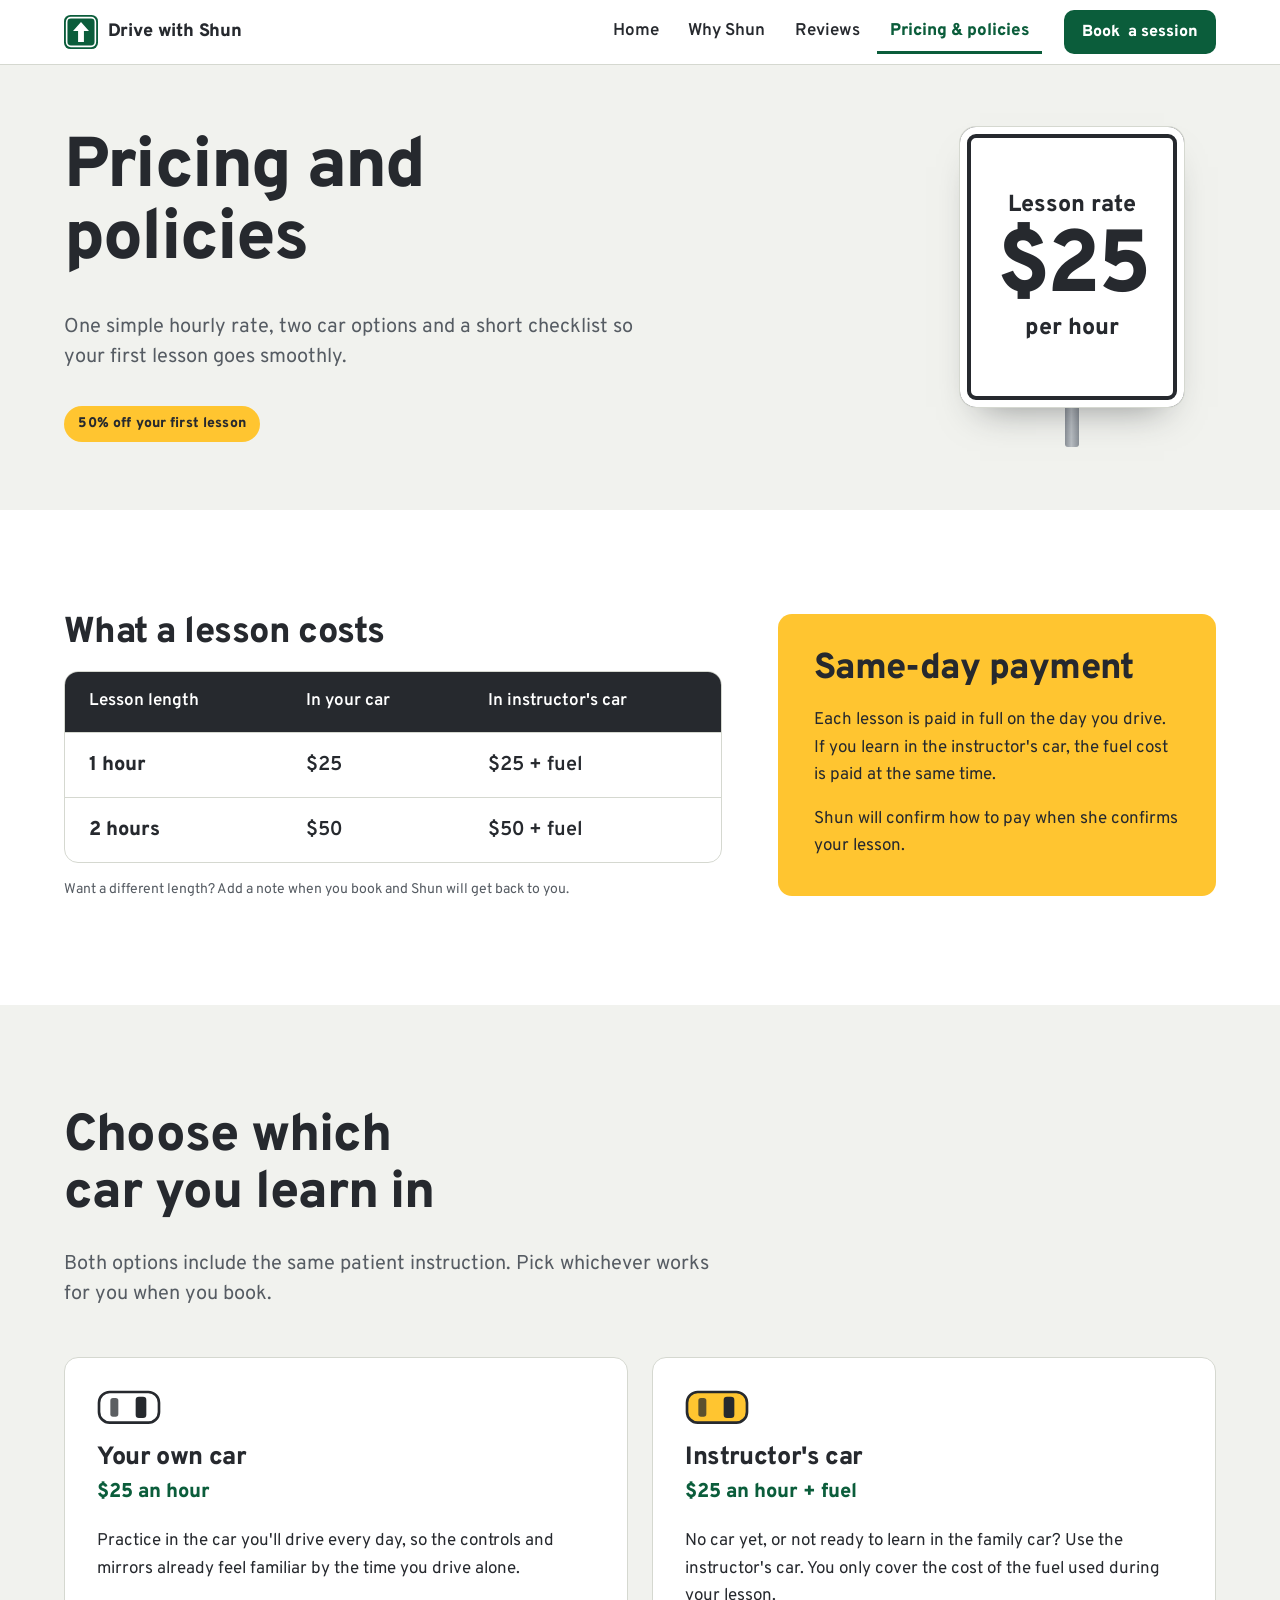
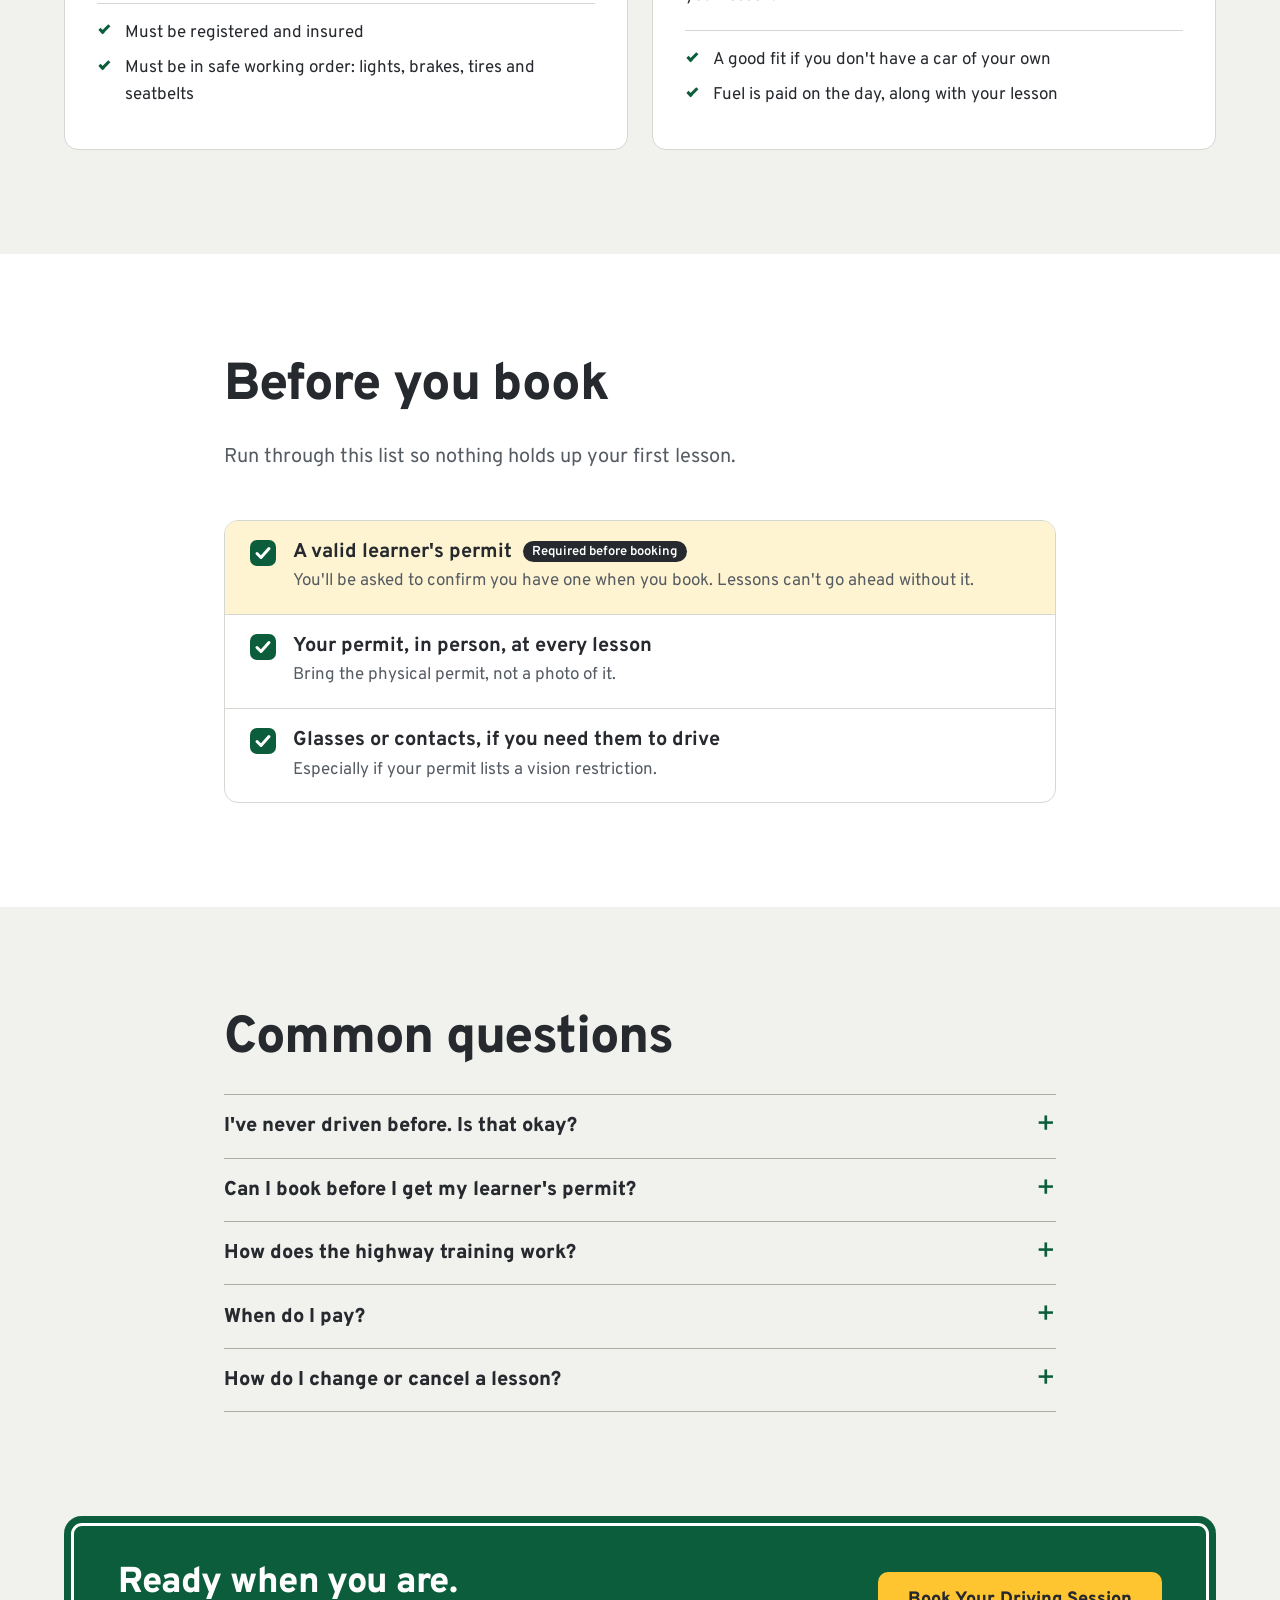
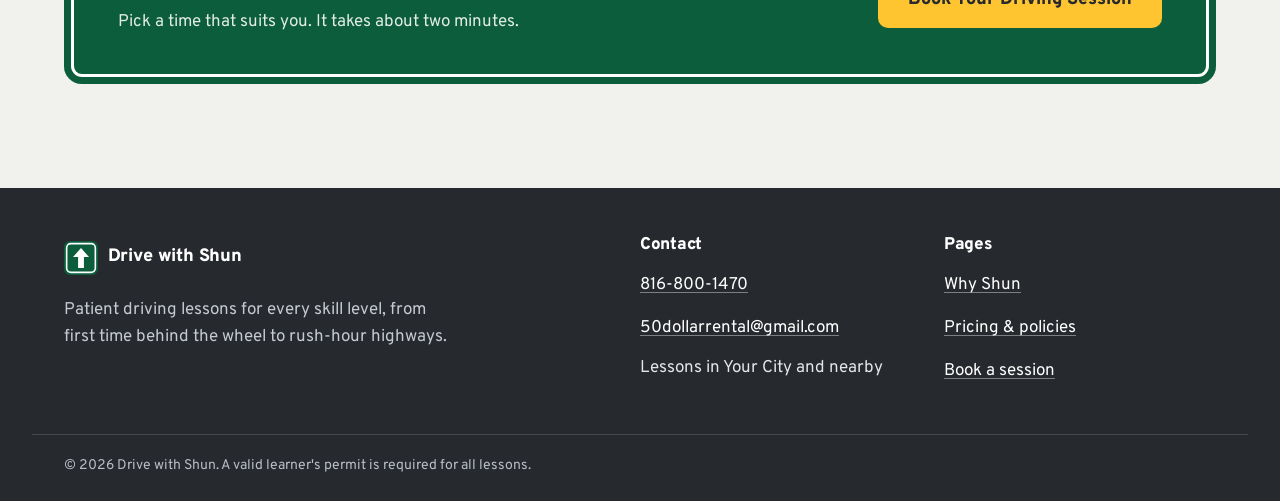
<file: pricing.html>
<!doctype html>
<html lang="en">
<head>
  <meta charset="utf-8">
  <meta name="viewport" content="width=device-width, initial-scale=1, viewport-fit=cover">
  <title>Pricing &amp; policies | Drive with Shun</title>
  <meta name="description" content="Driving lessons with Shun cost $25 an hour. Learn in your own car or the instructor's car (you cover fuel). Same-day payment. A valid learner's permit is required. New students get 50% off their first lesson.">
  <meta name="theme-color" content="#0B5D3B">
  <link rel="icon" href="favicon.svg" type="image/svg+xml">
  <link rel="preconnect" href="https://fonts.googleapis.com">
  <link rel="preconnect" href="https://fonts.gstatic.com" crossorigin>
  <link rel="stylesheet" href="https://fonts.googleapis.com/css2?family=Overpass:wght@400;600;800&display=swap">
  <link rel="stylesheet" href="styles.css">
  <script src="script.js" defer></script>
</head>
<body>
  <a class="skip-link" href="#main">Skip to content</a>

  <header class="site-header">
    <nav class="nav container" aria-label="Main">
      <a class="brand" href="index.html">
        <svg class="brand-mark" viewBox="0 0 64 64" aria-hidden="true"><rect width="64" height="64" rx="12" fill="#0B5D3B"/><rect x="5" y="5" width="54" height="54" rx="8" fill="none" stroke="#fff" stroke-width="3"/><path d="M32 13 47 30H37.5v21h-11V30H17z" fill="#fff"/></svg>
        <span>Drive with Shun</span>
      </a>
      <ul class="nav-menu" id="site-menu">
        <li><a href="index.html">Home</a></li>
        <li><a href="index.html#why">Why Shun</a></li>
        <li><a href="index.html#reviews">Reviews</a></li>
        <li><a href="pricing.html" aria-current="page">Pricing &amp; policies</a></li>
      </ul>
      <a class="btn btn-go nav-book" href="index.html#book">Book<span class="nav-book-more"> a session</span></a>
      <button class="nav-toggle" type="button" aria-expanded="false" aria-controls="site-menu">
        <span class="sr-only">Menu</span>
        <span class="nav-toggle-bars" aria-hidden="true"></span>
      </button>
    </nav>
  </header>

  <main id="main">
    <!-- ===== Page intro with the rate sign ===== -->
    <section class="page-hero" aria-labelledby="page-title">
      <div class="container page-hero-grid">
        <div>
          <h1 id="page-title">Pricing and policies</h1>
          <p class="lead">One simple hourly rate, two car options and a short checklist so your first lesson goes smoothly.</p>
          <p class="discount-flag discount-flag-static">50% off your first lesson</p>
        </div>
        <div class="rate-post">
          <p class="rate-sign" aria-label="Lesson rate: 25 dollars per hour">
            <span class="rate-sign-top">Lesson rate</span>
            <span class="rate-sign-num">$25</span>
            <span class="rate-sign-bottom">per hour</span>
          </p>
        </div>
      </div>
    </section>

    <!-- ===== Rates + payment ===== -->
    <section class="section section-paper" aria-labelledby="rates-title">
      <div class="container rates-grid">
        <div>
          <h2 id="rates-title">What a lesson costs</h2>
          <div class="table-wrap">
            <table class="rate-table">
              <caption class="sr-only">Lesson prices by length and car</caption>
              <thead>
                <tr><th scope="col">Lesson length</th><th scope="col">In your car</th><th scope="col">In instructor's car</th></tr>
              </thead>
              <tbody>
                <tr><th scope="row">1 hour</th><td>$25</td><td>$25 + fuel</td></tr>
                <tr><th scope="row">2 hours</th><td>$50</td><td>$50 + fuel</td></tr>
              </tbody>
            </table>
          </div>
          <p class="fine">Want a different length? Add a note when you book and Shun will get back to you.</p>
        </div>

        <div class="pay-panel" id="payment">
          <h2>Same-day payment</h2>
          <p>Each lesson is paid in full on the day you drive. If you learn in the instructor's car, the fuel cost is paid at the same time.</p>
          <!-- REPLACE (optional): list the payment methods Shun accepts, e.g. cash, Zelle, Venmo -->
          <p>Shun will confirm how to pay when she confirms your lesson.</p>
        </div>
      </div>
    </section>

    <!-- ===== Vehicle options ===== -->
    <section class="section" id="vehicles" aria-labelledby="vehicles-title">
      <div class="container">
        <div class="section-head">
          <h2 id="vehicles-title">Choose which car you learn in</h2>
          <p>Both options include the same patient instruction. Pick whichever works for you when you book.</p>
        </div>
        <div class="vehicle-options">
          <article class="vehicle">
            <svg class="vehicle-icon" viewBox="0 0 48 26" aria-hidden="true"><rect x="1.5" y="1.5" width="45" height="23" rx="8" fill="#FFFFFF" stroke="#26292E" stroke-width="2"/><rect x="29" y="5" width="8" height="16" rx="2.5" fill="#26292E"/><rect x="10" y="6" width="6" height="14" rx="2" fill="#26292E" opacity=".75"/></svg>
            <h3>Your own car</h3>
            <p class="vehicle-price">$25 an hour</p>
            <p>Practice in the car you'll drive every day, so the controls and mirrors already feel familiar by the time you drive alone.</p>
            <ul class="ticks">
              <li>Must be registered and insured</li>
              <li>Must be in safe working order: lights, brakes, tires and seatbelts</li>
            </ul>
          </article>
          <article class="vehicle">
            <svg class="vehicle-icon" viewBox="0 0 48 26" aria-hidden="true"><rect x="1.5" y="1.5" width="45" height="23" rx="8" fill="#FFC530" stroke="#26292E" stroke-width="2"/><rect x="29" y="5" width="8" height="16" rx="2.5" fill="#26292E"/><rect x="10" y="6" width="6" height="14" rx="2" fill="#26292E" opacity=".75"/></svg>
            <h3>Instructor's car</h3>
            <p class="vehicle-price">$25 an hour + fuel</p>
            <p>No car yet, or not ready to learn in the family car? Use the instructor's car. You only cover the cost of the fuel used during your lesson.</p>
            <ul class="ticks">
              <li>A good fit if you don't have a car of your own</li>
              <li>Fuel is paid on the day, along with your lesson</li>
            </ul>
          </article>
        </div>
      </div>
    </section>

    <!-- ===== Requirements checklist ===== -->
    <section class="section section-paper" id="requirements" aria-labelledby="req-title">
      <div class="container narrow">
        <div class="section-head">
          <h2 id="req-title">Before you book</h2>
          <p>Run through this list so nothing holds up your first lesson.</p>
        </div>
        <ul class="checklist">
          <li class="is-required">
            <svg viewBox="0 0 28 28" aria-hidden="true"><rect x="1" y="1" width="26" height="26" rx="7" fill="currentColor"/><path d="M8 14.5l4 4 8-9" fill="none" stroke="#fff" stroke-width="3" stroke-linecap="round" stroke-linejoin="round"/></svg>
            <div>
              <strong>A valid learner's permit <span class="pill">Required before booking</span></strong>
              <span>You'll be asked to confirm you have one when you book. Lessons can't go ahead without it.</span>
            </div>
          </li>
          <li>
            <svg viewBox="0 0 28 28" aria-hidden="true"><rect x="1" y="1" width="26" height="26" rx="7" fill="currentColor"/><path d="M8 14.5l4 4 8-9" fill="none" stroke="#fff" stroke-width="3" stroke-linecap="round" stroke-linejoin="round"/></svg>
            <div>
              <strong>Your permit, in person, at every lesson</strong>
              <span>Bring the physical permit, not a photo of it.</span>
            </div>
          </li>
          <li>
            <svg viewBox="0 0 28 28" aria-hidden="true"><rect x="1" y="1" width="26" height="26" rx="7" fill="currentColor"/><path d="M8 14.5l4 4 8-9" fill="none" stroke="#fff" stroke-width="3" stroke-linecap="round" stroke-linejoin="round"/></svg>
            <div>
              <strong>Glasses or contacts, if you need them to drive</strong>
              <span>Especially if your permit lists a vision restriction.</span>
            </div>
          </li>
        </ul>
      </div>
    </section>

    <!-- ===== FAQ ===== -->
    <section class="section" id="faq" aria-labelledby="faq-title">
      <div class="container narrow">
        <h2 id="faq-title">Common questions</h2>
        <div class="faq">
          <details>
            <summary>I've never driven before. Is that okay?</summary>
            <p>Yes. Lessons are designed for complete beginners too. Your first lesson happens somewhere quiet, where you can learn the controls with no traffic around, and you only move on when you feel ready.</p>
          </details>
          <details>
            <summary>Can I book before I get my learner's permit?</summary>
            <p>No. You need a valid learner's permit before you book. Once you have it, pick a time on the booking calendar.</p>
          </details>
          <details>
            <summary>How does the highway training work?</summary>
            <p>You build up to it. Once you're comfortable on quiet streets and in city traffic, Shun takes you onto the highway at quieter times first, then works up to heavier traffic until merging and lane changes feel routine.</p>
          </details>
          <details>
            <summary>When do I pay?</summary>
            <p>On the day of your lesson. The full lesson price is due that day, plus fuel if you're learning in the instructor's car.</p>
          </details>
          <details>
            <summary>How do I change or cancel a lesson?</summary>
            <p>Reply to your confirmation email or contact Shun directly, as early as you can, so the time can go to another student.</p>
          </details>
        </div>
      </div>
    </section>

    <!-- ===== CTA ===== -->
    <section class="cta-band" aria-labelledby="cta-title">
      <div class="container">
        <div class="sign cta-sign">
          <div>
            <h2 id="cta-title">Ready when you are.</h2>
            <p>Pick a time that suits you. It takes about two minutes.</p>
          </div>
          <a class="btn btn-caution btn-large" href="index.html#book">Book Your Driving Session</a>
        </div>
      </div>
    </section>
  </main>

  <footer class="site-footer">
    <div class="container footer-grid">
      <div>
        <a class="brand brand-light" href="index.html">
          <svg class="brand-mark" viewBox="0 0 64 64" aria-hidden="true"><rect width="64" height="64" rx="12" fill="#0B5D3B"/><rect x="5" y="5" width="54" height="54" rx="8" fill="none" stroke="#fff" stroke-width="3"/><path d="M32 13 47 30H37.5v21h-11V30H17z" fill="#fff"/></svg>
          <span>Drive with Shun</span>
        </a>
        <p class="footer-blurb">Patient driving lessons for every skill level, from first time behind the wheel to rush-hour highways.</p>
      </div>
      <div>
        <h2 class="footer-title">Contact</h2>
        <!-- REPLACE: Shun's real phone number, email and service area -->
        <ul class="footer-list">
          <li><a href="tel:+18168001470">816-800-1470</a></li>
          <li><a href="mailto:50dollarrental@gmail.com">50dollarrental@gmail.com</a></li>
          <li>Lessons in Your City and nearby</li>
        </ul>
      </div>
      <div>
        <h2 class="footer-title">Pages</h2>
        <ul class="footer-list">
          <li><a href="index.html#why">Why Shun</a></li>
          <li><a href="pricing.html">Pricing &amp; policies</a></li>
          <li><a href="index.html#book">Book a session</a></li>
        </ul>
      </div>
    </div>
    <div class="container footer-base">
      <p>&copy; <span data-year>2026</span> Drive with Shun. A valid learner's permit is required for all lessons.</p>
    </div>
  </footer>
</body>
</html>
</file>
<file: styles.css>
/* ==========================================================================
   Drive with Shun — styles.css
   Look: highway guide-sign green, warning-sign yellow, asphalt and concrete.
   Type: Overpass, a typeface inspired by the lettering on US highway signs.
   Mobile-first: base styles are for phones, media queries add larger layouts.
   ========================================================================== */

/* ---------- 1. Design tokens ---------- */
:root {
  --sign: #0B5D3B;          /* guide-sign green: brand, primary actions */
  --sign-deep: #084A2F;
  --sign-tint: #E4EFE8;
  --caution: #FFC530;       /* warning-sign yellow: the main call to action */
  --caution-deep: #F0B000;
  --caution-tint: #FFF4D1;
  --asphalt: #26292E;       /* text and dark bands */
  --concrete: #F1F2EE;      /* page background */
  --paper: #FFFFFF;
  --line: #D5D8D0;
  --line-strong: #A9AEA5;
  --muted: #565C63;
  --danger: #B42318;
  --danger-tint: #FDECEA;

  --font: "Overpass", ui-sans-serif, system-ui, -apple-system, "Segoe UI", Roboto, sans-serif;

  /* Type scale (~1.25 ratio) */
  --step--1: 0.875rem;
  --step-0: 1.0625rem;
  --step-1: 1.25rem;
  --step-2: 1.5625rem;
  --step-3: clamp(1.75rem, 1.4rem + 1.6vw, 2.25rem);
  --step-4: clamp(2.1rem, 1.5rem + 3vw, 3.25rem);

  --container: 72rem;
  --gutter: clamp(1rem, 0.5rem + 2.5vw, 2rem);
  --space-section: clamp(3.5rem, 2.5rem + 5vw, 6.5rem);
  --header-h: 4rem;

  --r-sign: 18px;
  --r-panel: 14px;
  --r-control: 10px;
}

/* ---------- 2. Base ---------- */
*, *::before, *::after { box-sizing: border-box; }

html {
  -webkit-text-size-adjust: 100%;
  text-size-adjust: 100%;
  scroll-behavior: smooth;
  scroll-padding-top: calc(var(--header-h) + 1rem);
}

body {
  margin: 0;
  font-family: var(--font);
  font-size: var(--step-0);
  line-height: 1.6;
  color: var(--asphalt);
  background: var(--concrete);
  -webkit-font-smoothing: antialiased;
}

img, svg { display: block; max-width: 100%; }

h1, h2, h3, h4 {
  margin: 0 0 0.5em;
  font-weight: 800;
  line-height: 1.1;
  letter-spacing: -0.015em;
  text-wrap: balance;
}

p { margin: 0 0 1em; }
p:last-child { margin-bottom: 0; }

a { color: var(--sign); text-underline-offset: 0.15em; }
a:hover { color: var(--sign-deep); }

button, input, select, textarea { font: inherit; }

/* Two-tone focus ring that shows on light and dark backgrounds */
:focus-visible {
  outline: 3px solid var(--caution);
  outline-offset: 2px;
  box-shadow: 0 0 0 2px var(--asphalt);
}

.container {
  width: 100%;
  max-width: calc(var(--container) + 2 * var(--gutter));
  margin-inline: auto;
  padding-inline: var(--gutter);
}

.narrow { max-width: calc(52rem + 2 * var(--gutter)); }

.nowrap { white-space: nowrap; }
.sr-only {
  position: absolute !important;
  width: 1px; height: 1px;
  padding: 0; margin: -1px;
  overflow: hidden; clip: rect(0 0 0 0);
  white-space: nowrap; border: 0;
}

.skip-link {
  position: absolute;
  left: 1rem; top: -5rem;
  z-index: 100;
  padding: 0.75rem 1rem;
  background: var(--asphalt);
  color: #fff;
  border-radius: var(--r-control);
  font-weight: 800;
}
.skip-link:focus { top: 1rem; color: #fff; }

[hidden] { display: none !important; }

/* ---------- 3. Buttons ---------- */
.btn {
  display: inline-flex;
  align-items: center;
  justify-content: center;
  gap: 0.5rem;
  min-height: 48px;
  padding: 0.7rem 1.35rem;
  border: 2px solid transparent;
  border-radius: var(--r-control);
  font-size: var(--step-0);
  font-weight: 800;
  line-height: 1.15;
  text-align: center;
  text-decoration: none;
  cursor: pointer;
  transition: background-color 0.15s ease, border-color 0.15s ease, color 0.15s ease;
  -webkit-tap-highlight-color: transparent;
}
.btn-large { min-height: 56px; padding: 0.95rem 1.75rem; font-size: 1.125rem; }
.btn-block { width: 100%; }

.btn-caution { background: var(--caution); color: var(--asphalt); }
.btn-caution:hover { background: var(--caution-deep); color: var(--asphalt); }

.btn-go { background: var(--sign); color: #fff; }
.btn-go:hover { background: var(--sign-deep); color: #fff; }

.btn-ghost-light { border-color: rgba(255, 255, 255, 0.85); color: #fff; background: transparent; }
.btn-ghost-light:hover { background: rgba(255, 255, 255, 0.12); color: #fff; }

.btn-outline { border-color: var(--asphalt); color: var(--asphalt); background: transparent; }
.btn-outline:hover { background: var(--asphalt); color: #fff; }

.btn:disabled, .btn[aria-busy="true"] { opacity: 0.7; cursor: progress; }

/* ---------- 4. Header and navigation ---------- */
.site-header {
  position: sticky;
  top: 0;
  z-index: 50;
  background: var(--paper);
  border-bottom: 1px solid var(--line);
}

.nav {
  position: relative;
  display: flex;
  align-items: center;
  gap: 0.6rem;
  min-height: var(--header-h);
}

.brand {
  display: inline-flex;
  align-items: center;
  gap: 0.6rem;
  min-height: 44px;
  margin-right: auto;
  color: var(--asphalt);
  font-weight: 800;
  font-size: 1.125rem;
  letter-spacing: -0.01em;
  text-decoration: none;
  white-space: nowrap;
}
.brand:hover { color: var(--asphalt); }
.brand-mark { width: 34px; height: 34px; flex: none; }

.nav-book { order: 2; min-height: 44px; padding: 0.5rem 1rem; font-size: 1rem; white-space: nowrap; }

.nav-toggle {
  order: 3;
  display: inline-grid;
  place-items: center;
  width: 44px; height: 44px;
  padding: 0;
  border: 1.5px solid var(--line-strong);
  border-radius: var(--r-control);
  background: var(--paper);
  color: var(--asphalt);
  cursor: pointer;
}
.nav-toggle-bars,
.nav-toggle-bars::before,
.nav-toggle-bars::after {
  display: block;
  width: 20px; height: 2.5px;
  border-radius: 2px;
  background: currentColor;
  transition: transform 0.2s ease, background-color 0.2s ease;
}
.nav-toggle-bars { position: relative; }
.nav-toggle-bars::before,
.nav-toggle-bars::after { content: ""; position: absolute; left: 0; }
.nav-toggle-bars::before { top: -6.5px; }
.nav-toggle-bars::after { top: 6.5px; }
.nav-toggle[aria-expanded="true"] .nav-toggle-bars { background: transparent; }
.nav-toggle[aria-expanded="true"] .nav-toggle-bars::before { transform: translateY(6.5px) rotate(45deg); }
.nav-toggle[aria-expanded="true"] .nav-toggle-bars::after { transform: translateY(-6.5px) rotate(-45deg); }

.nav-menu {
  display: none;
  position: absolute;
  top: 100%;
  left: 0; right: 0;
  margin: 0;
  padding: 0.25rem var(--gutter) 0.75rem;
  list-style: none;
  background: var(--paper);
  border-bottom: 1px solid var(--line);
  box-shadow: 0 16px 24px -16px rgba(38, 41, 46, 0.35);
}
.nav-menu.is-open { display: block; }
.nav-menu a {
  display: flex;
  align-items: center;
  min-height: 52px;
  padding: 0 0.25rem;
  border-bottom: 1px solid var(--line);
  color: var(--asphalt);
  font-weight: 600;
  text-decoration: none;
}
.nav-menu li:last-child a { border-bottom: 0; }
.nav-menu a[aria-current="page"] { color: var(--sign); font-weight: 800; }

@media (max-width: 519px) {
  .nav-book-more { display: none; }   /* the button reads just "Book" on phones */
}
@media (max-width: 359px) {
  .brand { font-size: 1rem; }
  .nav-book { padding-inline: 0.8rem; }
}

@media (min-width: 900px) {
  .nav-toggle { display: none; }
  .nav-menu {
    order: 1;
    display: flex;
    gap: 0.25rem;
    position: static;
    margin-right: 0.75rem;
    padding: 0;
    background: none;
    border: 0;
    box-shadow: none;
  }
  .nav-menu a {
    min-height: 44px;
    padding: 0 0.8rem;
    border: 0;
    border-radius: 8px;
  }
  .nav-menu a:hover { background: var(--concrete); color: var(--asphalt); }
  .nav-menu a[aria-current="page"] {
    border-radius: 0;
    box-shadow: inset 0 -3px 0 var(--sign);
  }
}

/* ---------- 5. The sign surface (reused for hero, summary, confirmation, CTA) ---------- */
/* Green panel with the white inset border every highway guide sign has */
.sign {
  background: var(--sign);
  color: #fff;
  border-radius: var(--r-sign);
  box-shadow: inset 0 0 0 7px var(--sign), inset 0 0 0 10px #fff;
}
.sign h1, .sign h2, .sign h3 { color: #fff; }

/* ---------- 6. Hero ---------- */
.hero { padding-block: clamp(1rem, 0.5rem + 2vw, 2.5rem) var(--space-section); }

.hero-sign {
  display: grid;
  gap: 2rem;
  align-items: center;
  padding: clamp(2rem, 1rem + 3vw, 3.5rem) clamp(1.5rem, 0.75rem + 4vw, 4.5rem);
}
.hero-sign h1 {
  max-width: 17ch;
  margin-bottom: 1.25rem;
  font-size: clamp(2.3rem, 1.4rem + 3.8vw, 4.25rem);
  line-height: 1.02;
  letter-spacing: -0.025em;
}
.hero-sub {
  max-width: 38rem;
  font-size: var(--step-0);
  line-height: 1.5;
  color: rgba(255, 255, 255, 0.92);
}
.hero-actions {
  display: flex;
  flex-wrap: wrap;
  gap: 0.75rem;
  margin-top: 1.75rem;
}
.hero-note {
  margin-top: 1rem;
  font-size: var(--step--1);
  color: rgba(255, 255, 255, 0.85);
}
.hero-arrow { display: none; width: clamp(5.5rem, 9vw, 8.5rem); color: #fff; }

.discount-flag {
  display: inline-block;
  margin: 0 0 1.1rem;
  padding: 0.4rem 0.9rem;
  border-radius: 999px;
  background: var(--caution);
  color: var(--asphalt);
  font-weight: 800;
  font-size: var(--step--1);
  letter-spacing: 0.01em;
}
.discount-flag-static { margin: 0.9rem 0 0; }
@media (max-width: 430px) {
  /* keep the badge on one line on small phones */
  .discount-flag { font-size: 0.8rem; padding: 0.35rem 0.75rem; }
}

@media (max-width: 519px) {
  .hero-actions .btn { width: 100%; padding-inline: 1rem; }
}
@media (min-width: 760px) {
  .hero-sign { grid-template-columns: 1fr auto; }
  .hero-sub { font-size: var(--step-1); }
  .hero-arrow { display: block; margin-right: clamp(0rem, 2vw, 2rem); }
}

/* ----- The route: the four stages drawn as a road ----- */
.route { margin-top: clamp(2rem, 1.5rem + 2vw, 3rem); }
.route-title { font-size: var(--step-2); margin-bottom: 1.25rem; }
.route-track { position: relative; }

.route-stops { margin: 0; padding: 0; list-style: none; }
.route-stops li {
  position: relative;
  min-height: 5.5rem;
  padding: 0.4rem 0 1.75rem 5rem;
}
/* Road segment (vertical on phones) */
.route-stops li::before {
  content: "";
  position: absolute;
  left: 0; top: 0; bottom: 0;
  width: 3.75rem;
  background-color: var(--asphalt);
  background-image: linear-gradient(to bottom, var(--caution) 55%, transparent 55%);
  background-size: 4px 26px;
  background-repeat: repeat-y;
  background-position: center top;
}
.route-stops li:first-child::before { border-radius: 12px 12px 0 0; }
.route-stops li:last-child::before { border-radius: 0 0 12px 12px; }

.stop-name {
  display: flex;
  align-items: center;
  gap: 0.6rem;
  margin-bottom: 0.3rem;
  font-size: var(--step-1);
  font-weight: 800;
  line-height: 1.2;
}
.stop-desc { display: block; color: var(--muted); }

/* Small green "exit number" plate */
.exit-badge {
  display: inline-grid;
  place-items: center;
  flex: none;
  min-width: 2rem; height: 2rem;
  padding: 0.15rem 0.45rem 0;
  border-radius: 6px;
  background: var(--sign);
  color: #fff;
  font-size: 1rem;
  font-weight: 800;
  line-height: 1;
  box-shadow: inset 0 0 0 2px var(--sign), inset 0 0 0 3.5px #fff;
}
.exit-badge-lg { min-width: 2.4rem; height: 2.4rem; font-size: 1.2rem; }

/* The car drives the route once when the page loads */
.route-car {
  position: absolute;
  left: -9px;                 /* centres the rotated car in the left lane */
  top: 17px;
  width: 48px; height: 26px;
  rotate: 90deg;
  animation: drive-down 2.8s cubic-bezier(0.45, 0.05, 0.25, 1) 0.4s both;
  pointer-events: none;
}
@keyframes drive-down {
  from { top: 17px; }
  to   { top: calc(100% - 52px); }
}

@media (min-width: 760px) {
  .route-stops { display: grid; grid-template-columns: repeat(4, 1fr); }
  .route-stops li { min-height: 0; padding: 5.25rem 1.5rem 0 0; }
  .route-stops li::before {
    right: 0; bottom: auto;
    width: auto; height: 3.75rem;
    background-image: linear-gradient(to right, var(--caution) 55%, transparent 55%);
    background-size: 26px 4px;
    background-repeat: repeat-x;
    background-position: left center;
  }
  .route-stops li:first-child::before { border-radius: 12px 0 0 12px; }
  .route-stops li:last-child::before { border-radius: 0 12px 12px 0; }
  .route-car {
    rotate: 0deg;
    top: 32px;                /* right-hand lane */
    left: 14px;
    animation-name: drive-across;
  }
  @keyframes drive-across {
    from { left: 14px; }
    to   { left: calc(100% - 76px); }
  }
}

/* ---------- 7. Sections ---------- */
.section { padding-block: var(--space-section); }
.section-paper { background: var(--paper); }

.section-head { max-width: 42rem; margin-bottom: clamp(2rem, 1.5rem + 2vw, 3rem); }
.section-head h2 { font-size: var(--step-4); }
.section-head p { font-size: var(--step-1); line-height: 1.5; color: var(--muted); }

/* ----- Benefits ----- */
.why { background: var(--paper); }

.benefits { margin: 0; padding: 0; list-style: none; display: grid; }
.benefit {
  display: grid;
  grid-template-columns: 3.5rem 1fr;
  column-gap: 1.25rem;
  padding: 1.75rem 0;
  border-top: 2px solid var(--line);
}
.benefit-icon { width: 3.5rem; height: 3.5rem; grid-row: span 2; }
.benefit h3 { font-size: var(--step-2); margin-bottom: 0.4rem; }
.benefit p { max-width: 34rem; color: var(--muted); }

@media (min-width: 900px) {
  .benefits { grid-template-columns: repeat(3, 1fr); gap: 2.5rem; }
  .benefit { grid-template-columns: 1fr; padding-top: 1.75rem; border-top: 4px solid var(--asphalt); }
  .benefit-icon { grid-row: auto; width: 4rem; height: 4rem; margin-bottom: 1.25rem; }
}

/* ----- Reviews ----- */
.reviews { position: relative; background: var(--asphalt); color: #fff; }
.reviews::before {            /* lane line across the top edge */
  content: "";
  position: absolute;
  top: 0; left: 0; right: 0;
  height: 6px;
  background: linear-gradient(to right, var(--caution) 55%, transparent 55%) 0 0 / 44px 6px repeat-x;
}
.reviews h2 { font-size: var(--step-4); color: #fff; }

.review-list { display: grid; gap: 2.5rem; margin-top: 2.5rem; }
.review { margin: 0; padding-left: 1.25rem; border-left: 4px solid var(--caution); }
.review blockquote { margin: 0 0 1rem; font-size: var(--step-1); line-height: 1.5; }
.review figcaption { font-weight: 800; }
.review figcaption span { display: block; font-weight: 400; font-size: var(--step--1); color: #C5CAD0; }
.sample-tag {
  display: inline-block;
  margin-bottom: 0.9rem;
  padding: 0.15rem 0.55rem 0.05rem;
  border: 1.5px dashed var(--caution);
  border-radius: 6px;
  color: var(--caution);
  font-size: 0.8125rem;
  font-weight: 600;
}
@media (min-width: 900px) {
  /* auto-fit so one or two reviews don't sit squashed in a third of the row */
  .review-list { grid-template-columns: repeat(auto-fit, minmax(17rem, 1fr)); gap: 3rem; }
  .review { max-width: 34rem; }
}

/* ---- Leave feedback (inside the dark reviews band) ---- */
.feedback { margin-top: 3rem; }
.feedback-panel {
  max-width: 40rem;
  margin-top: 1.5rem;
  padding: 1.5rem;
  border-radius: var(--r-panel);
  background: rgba(255, 255, 255, 0.06);
  border: 1px solid rgba(255, 255, 255, 0.16);
}
.feedback-panel h3 { font-size: var(--step-1); margin: 0 0 0.4rem; }
.feedback-intro { font-size: var(--step--1); color: #C5CAD0; margin: 0 0 1.25rem; }
.feedback-panel .field { margin-bottom: 1.1rem; }
.feedback-panel label { display: block; font-weight: 600; margin-bottom: 0.35rem; }
.feedback-panel input[type="text"],
.feedback-panel select,
.feedback-panel textarea {
  width: 100%;
  min-height: 48px;
  padding: 0.6rem 0.75rem;
  font: inherit;
  font-size: 1rem;                    /* 16px stops iOS zooming on focus */
  color: var(--asphalt);
  background: var(--paper);
  border: 2px solid transparent;
  border-radius: var(--r-control);
}
.feedback-panel textarea { min-height: 8rem; resize: vertical; line-height: 1.5; }
.feedback-panel .field-hint {
  margin: 0.3rem 0 0;
  font-size: 0.8125rem;
  color: #C5CAD0;
  text-align: right;
}
.feedback-panel .field-error {
  margin: 0.35rem 0 0;
  font-size: var(--step--1);
  font-weight: 600;
  color: #FFB4AC;
}
.feedback-panel .is-invalid { border-color: #FFB4AC; }

.rating { border: 0; padding: 0; margin: 0 0 1.1rem; }
.rating legend { font-weight: 600; margin-bottom: 0.45rem; padding: 0; }
.rating-hint { font-weight: 400; font-size: var(--step--1); color: #C5CAD0; }
.rating-options { display: flex; gap: 0.5rem; }
.rating-choice { position: relative; flex: 1 1 0; margin: 0; }
.rating-choice input {
  position: absolute; inset: 0; width: 100%; height: 100%;
  margin: 0; opacity: 0; cursor: pointer;
}
.rating-choice span {
  display: flex;
  align-items: center;
  justify-content: center;
  min-height: 48px;
  border: 2px solid rgba(255, 255, 255, 0.35);
  border-radius: var(--r-control);
  font-weight: 800;
  font-size: var(--step-1);
}
.rating-choice input:checked + span {
  background: var(--caution);
  border-color: var(--caution);
  color: var(--asphalt);
}
.rating-choice input:focus-visible + span {
  outline: 3px solid var(--caution);
  outline-offset: 2px;
}

.feedback-panel .checkbox {
  display: flex;
  gap: 0.7rem;
  align-items: flex-start;
  font-weight: 400;
  cursor: pointer;
}
.feedback-panel .checkbox input {
  flex: none;
  width: 24px; height: 24px;
  margin-top: 0.15rem;
  accent-color: var(--caution);
}
.feedback-status {
  margin: 0.9rem 0 0;
  font-weight: 600;
  font-size: var(--step--1);
  min-height: 1.3em;
}
.feedback-status.is-error { color: #FFB4AC; }

.feedback-thanks {
  max-width: 40rem;
  margin-top: 1.5rem;
  padding: 1.75rem;
}
.feedback-thanks h3 { font-size: var(--step-2); margin: 0 0 0.5rem; }
.feedback-thanks p { margin: 0; color: rgba(255, 255, 255, 0.9); }

/* ---------- 8. Booking ---------- */
.preview-banner {
  max-width: 48rem;
  margin-bottom: 1.5rem;
  padding: 0.9rem 1.1rem;
  border-radius: var(--r-control);
  background: var(--caution-tint);
  border-left: 5px solid var(--caution);
}

.booking { display: grid; gap: 1.5rem; align-items: start; }
.booking-steps { display: grid; gap: 1.25rem; min-width: 0; }

@media (min-width: 1000px) {
  .booking { grid-template-columns: minmax(0, 1fr) 21rem; gap: 2rem; }
  .summary { position: sticky; top: calc(var(--header-h) + 1.25rem); }
}

.step {
  min-width: 0;
  margin: 0;
  padding: 1.25rem;
  background: var(--paper);
  border: 1px solid var(--line);
  border-radius: var(--r-panel);
}
.step > legend {
  float: left;               /* lets the legend sit inside the panel padding */
  width: 100%;
  display: flex;
  align-items: center;
  gap: 0.75rem;
  margin: 0 0 1.25rem;
  padding: 0;
  font-size: var(--step-2);
  font-weight: 800;
  line-height: 1.2;
}
.step > legend + * { clear: both; }
@media (min-width: 600px) { .step { padding: 1.75rem; } }

.subfield { min-width: 0; margin: 0 0 1.5rem; padding: 0; border: 0; }
.subfield:last-child { margin-bottom: 0; }
.subfield > legend { padding: 0; margin-bottom: 0.6rem; font-weight: 600; }

/* Radio tiles */
.choices { display: grid; grid-template-columns: 1fr 1fr; gap: 0.75rem; }
.choice { position: relative; display: block; cursor: pointer; }
.choice input {
  position: absolute;
  inset: 0;
  width: 100%; height: 100%;
  margin: 0;
  opacity: 0;
  cursor: pointer;
}
.choice-body {
  position: relative;
  display: flex;
  flex-direction: column;
  justify-content: center;
  gap: 0.15rem;
  min-height: 4.75rem;
  padding: 0.85rem 2.5rem 0.85rem 1rem;
  background: var(--paper);
  border: 2px solid var(--line-strong);
  border-radius: var(--r-control);
  transition: border-color 0.15s ease, background-color 0.15s ease;
}
.choice-body::after {         /* radio indicator */
  content: "";
  position: absolute;
  top: 0.85rem; right: 0.85rem;
  width: 1.15rem; height: 1.15rem;
  border: 2px solid var(--line-strong);
  border-radius: 50%;
  background: #fff;
  transition: border-width 0.15s ease, border-color 0.15s ease;
}
.choice-title { font-size: var(--step-1); font-weight: 800; line-height: 1.2; }
.choice-meta { font-size: var(--step--1); color: var(--muted); }
.choice:hover .choice-body { border-color: var(--sign); }
.choice input:checked + .choice-body { border-color: var(--sign); background: var(--sign-tint); }
.choice input:checked + .choice-body::after { border: 6px solid var(--sign); }
.choice input:focus-visible { outline: none; box-shadow: none; }
.choice input:focus-visible + .choice-body {
  outline: 3px solid var(--caution);
  outline-offset: 2px;
  box-shadow: 0 0 0 2px var(--asphalt);
}

/* Calendar + times */
.schedule { display: grid; gap: 1.75rem; }
@media (min-width: 720px) {
  .schedule { grid-template-columns: minmax(0, 1.1fr) minmax(0, 1fr); gap: 2rem; }
}

.cal-head { display: flex; align-items: center; justify-content: space-between; gap: 0.5rem; margin-bottom: 0.75rem; }
.cal-title { margin: 0; font-size: var(--step-1); font-weight: 800; }
.cal-nav {
  display: grid;
  place-items: center;
  width: 44px; height: 44px;
  padding: 0;
  background: var(--paper);
  border: 1.5px solid var(--line-strong);
  border-radius: var(--r-control);
  color: var(--asphalt);
  cursor: pointer;
}
.cal-nav:hover:not(:disabled) { border-color: var(--sign); color: var(--sign); }
.cal-nav:disabled { opacity: 0.35; cursor: not-allowed; }

.cal-weekdays, .cal-grid {
  display: grid;
  grid-template-columns: repeat(7, minmax(0, 1fr));
  gap: 4px;
}
.cal-weekdays span {
  padding-bottom: 0.35rem;
  text-align: center;
  font-size: var(--step--1);
  font-weight: 600;
  color: var(--muted);
}
.cal-day {
  position: relative;
  display: grid;
  place-items: center;
  width: 100%;
  aspect-ratio: 1;
  min-height: 40px;
  padding: 0 0 4px;
  background: transparent;
  border: 1.5px solid transparent;
  border-radius: 10px;
  color: #8E949A;
  font-weight: 600;
  -webkit-tap-highlight-color: transparent;
}
.cal-day.is-full { text-decoration: line-through; }
.cal-day.is-open {
  background: var(--paper);
  border-color: var(--sign);
  color: var(--sign);
  font-weight: 800;
  cursor: pointer;
}
.cal-day.is-open::after {     /* "has open times" dot */
  content: "";
  position: absolute;
  bottom: 5px; left: 50%;
  width: 5px; height: 5px;
  margin-left: -2.5px;
  border-radius: 50%;
  background: var(--sign);
}
.cal-day.is-open:hover { background: var(--sign-tint); }
.cal-day.is-selected { background: var(--sign); color: #fff; }
.cal-day.is-selected:hover { background: var(--sign-deep); }
.cal-day.is-selected::after { background: #fff; }
.cal-day.is-today { box-shadow: inset 0 -3px 0 var(--caution); }
.cal-grid.is-loading .cal-day { animation: pulse 1.1s ease-in-out infinite alternate; }

.cal-legend {
  display: flex;
  align-items: center;
  gap: 0.5rem;
  margin: 0.85rem 0 0;
  font-size: var(--step--1);
  color: var(--muted);
}
.cal-legend-swatch {
  position: relative;
  flex: none;
  width: 1.4rem; height: 1.4rem;
  border: 1.5px solid var(--sign);
  border-radius: 6px;
  background: var(--paper);
}
.cal-legend-swatch::after {
  content: "";
  position: absolute;
  bottom: 3px; left: 50%;
  width: 4px; height: 4px;
  margin-left: -2px;
  border-radius: 50%;
  background: var(--sign);
}

.times { scroll-margin-top: calc(var(--header-h) + 1rem); }
.times-title {
  display: flex;
  align-items: center;
  min-height: 44px;
  margin: 0 0 0.75rem;
  font-size: var(--step-1);
  font-weight: 800;
}
.times-group + .times-group { margin-top: 1rem; }
.times-group-label { margin: 0 0 0.4rem; font-size: var(--step--1); font-weight: 600; color: var(--muted); }
.time-grid {
  display: grid;
  grid-template-columns: repeat(auto-fill, minmax(6.25rem, 1fr));
  gap: 0.5rem;
}
.time-btn {
  min-height: 48px;
  padding: 0.4rem;
  background: var(--paper);
  border: 1.5px solid var(--line-strong);
  border-radius: var(--r-control);
  color: var(--asphalt);
  font-weight: 600;
  cursor: pointer;
  -webkit-tap-highlight-color: transparent;
}
.time-btn:hover { border-color: var(--sign); color: var(--sign); }
.time-btn[aria-pressed="true"] { background: var(--sign); border-color: var(--sign); color: #fff; }

.times-empty {
  margin: 0;
  padding: 1rem;
  background: var(--concrete);
  border-radius: var(--r-control);
  color: var(--muted);
}
.times-empty.is-error { background: var(--danger-tint); color: var(--danger); font-weight: 600; }
.times-empty.is-loading { animation: pulse 1.1s ease-in-out infinite alternate; }
.times-retry { margin-top: 0.75rem; }
.times-notice {
  margin: 0 0 0.75rem;
  padding: 0.6rem 0.8rem;
  background: var(--caution-tint);
  border-left: 4px solid var(--caution);
  border-radius: 4px;
  font-size: var(--step--1);
}

@keyframes pulse { from { opacity: 1; } to { opacity: 0.55; } }

/* Form fields */
.fields { display: grid; gap: 1.1rem; }
@media (min-width: 600px) {
  .fields { grid-template-columns: 1fr 1fr; column-gap: 1rem; }
  .field-wide { grid-column: 1 / -1; }
}
.field { min-width: 0; }
.field > label { display: block; margin-bottom: 0.35rem; font-weight: 600; }
.hint { display: block; font-weight: 400; font-size: var(--step--1); color: var(--muted); }

.field input[type="text"],
.field input[type="tel"],
.field input[type="email"],
.field select,
.field textarea {
  width: 100%;
  min-height: 48px;
  padding: 0.7rem 0.85rem;
  font-size: 1rem;           /* 16px+ stops iPhones zooming in on focus */
  color: var(--asphalt);
  background: var(--paper);
  border: 1.5px solid var(--line-strong);
  border-radius: var(--r-control);
  transition: border-color 0.15s ease;
}
.field select {
  appearance: none;
  padding-right: 2.5rem;
  background-image: url("data:image/svg+xml,%3Csvg xmlns='http://www.w3.org/2000/svg' viewBox='0 0 24 24'%3E%3Cpath d='M6 9l6 6 6-6' fill='none' stroke='%2326292E' stroke-width='2.5' stroke-linecap='round' stroke-linejoin='round'/%3E%3C/svg%3E");
  background-repeat: no-repeat;
  background-position: right 0.8rem center;
  background-size: 1.1rem;
}
.field textarea { min-height: 6rem; resize: vertical; }
.field input:focus, .field select:focus, .field textarea:focus { border-color: var(--sign); }
.field [aria-invalid="true"] { border-color: var(--danger); background-color: var(--danger-tint); }

.field-error {
  margin: 0.35rem 0 0;
  color: var(--danger);
  font-size: var(--step--1);
  font-weight: 600;
}

.check {
  display: flex;
  align-items: flex-start;
  gap: 0.75rem;
  padding: 1rem;
  background: var(--sign-tint);
  border: 1.5px solid transparent;
  border-radius: var(--r-control);
  font-weight: 600;
  cursor: pointer;
}
.check input { flex: none; width: 24px; height: 24px; margin: 0; accent-color: var(--sign); cursor: pointer; }
.check:has(input[aria-invalid="true"]) { border-color: var(--danger); background: var(--danger-tint); }

.hp { position: absolute !important; left: -9999px; width: 1px; height: 1px; overflow: hidden; }

/* Summary (green sign) */
.summary-card { padding: 1.75rem 1.5rem; box-shadow: inset 0 0 0 6px var(--sign), inset 0 0 0 8.5px #fff; }
.summary-card h3 { font-size: var(--step-2); margin-bottom: 0.75rem; }
.summary-card dl { margin: 0 0 0.75rem; }
.summary-card dl div {
  display: flex;
  justify-content: space-between;
  gap: 1rem;
  padding: 0.55rem 0;
  border-bottom: 1px solid rgba(255, 255, 255, 0.22);
}
.summary-card dt { color: rgba(255, 255, 255, 0.82); }
.summary-card dd { margin: 0; font-weight: 600; text-align: right; }
.summary-total { display: flex; justify-content: space-between; align-items: baseline; margin: 0.75rem 0 0.25rem; }
.summary-total strong { font-size: var(--step-3); line-height: 1; }
.summary-fine { font-size: var(--step--1); color: rgba(255, 255, 255, 0.85); }
.summary-discount {
  margin-top: 0.6rem;
  padding: 0.55rem 0.7rem;
  border-radius: var(--r-control);
  background: rgba(255, 197, 48, 0.16);
  border: 1px solid rgba(255, 197, 48, 0.5);
  color: #fff;
  font-size: var(--step--1);
  font-weight: 600;
}
.form-status {
  margin: 1rem 0 0;
  padding: 0.75rem 0.9rem;
  background: #fff;
  border-left: 5px solid var(--danger);
  border-radius: 6px;
  color: var(--danger);
  font-size: var(--step--1);
  font-weight: 600;
}
.summary-card .btn { margin-top: 1rem; }
.summary-card .btn:focus-visible { outline-color: #fff; }
.summary-privacy { margin-top: 0.9rem; font-size: 0.8125rem; color: rgba(255, 255, 255, 0.8); }

/* Confirmation */
.confirmation {
  max-width: 44rem;
  padding: clamp(1.25rem, 1rem + 2vw, 2.5rem);
  background: var(--paper);
  border: 1px solid var(--line);
  border-radius: var(--r-panel);
}
.confirmation:focus { outline: none; box-shadow: none; }
.confirmation:not([hidden]) .confirm-sign { animation: sign-in 0.45s cubic-bezier(0.2, 0.8, 0.2, 1) both; }
.confirm-sign { padding: 1.75rem 1.75rem 1.6rem; margin-bottom: 1.5rem; }
.confirm-sign h3 { font-size: var(--step-3); margin-bottom: 0.35rem; }
.confirm-sign p { font-size: var(--step-1); font-weight: 600; }
.confirm-lead { font-size: var(--step-1); line-height: 1.5; }
.confirm-list { margin: 0 0 1rem; padding-left: 1.25rem; }
.confirm-list li { margin-bottom: 0.35rem; }
.confirm-actions { display: flex; flex-wrap: wrap; gap: 0.75rem; margin-top: 1.5rem; }
.confirm-ref { margin-top: 1.25rem; font-size: var(--step--1); color: var(--muted); }
@keyframes sign-in {
  from { opacity: 0; transform: translateY(-12px); }
  to   { opacity: 1; transform: none; }
}

/* ---------- 9. Pricing page ---------- */
.page-hero { padding-block: clamp(2rem, 1.5rem + 3vw, 4.5rem); }
.page-hero-grid { display: grid; gap: 2.5rem; align-items: center; }
.page-hero h1 {
  max-width: 12ch;
  font-size: clamp(2.4rem, 1.5rem + 4.2vw, 4.4rem);
  line-height: 1.02;
  letter-spacing: -0.025em;
}
.lead { max-width: 36rem; font-size: var(--step-1); line-height: 1.5; color: var(--muted); }

/* Rate shown as a speed-limit-style sign on a post */
.rate-post { position: relative; justify-self: start; padding-bottom: 2.5rem; }
.rate-post::after {
  content: "";
  position: absolute;
  bottom: 0; left: 50%;
  width: 14px; height: 2.75rem;
  margin-left: -7px;
  background: linear-gradient(to right, #8A9097, #B8BDC2 45%, #8A9097);
  border-radius: 0 0 3px 3px;
  z-index: -1;
}
.rate-sign {
  display: flex;
  flex-direction: column;
  align-items: center;
  justify-content: center;
  width: min(14rem, 64vw);
  aspect-ratio: 4 / 5;
  margin: 0;
  padding: 1.25rem;
  background: #fff;
  color: var(--asphalt);
  border-radius: 16px;
  text-align: center;
  box-shadow:
    inset 0 0 0 7px #fff,
    inset 0 0 0 11px var(--asphalt),
    0 0 0 1px var(--line),
    0 20px 36px -20px rgba(38, 41, 46, 0.5);
}
.rate-sign-top, .rate-sign-bottom { font-size: 1.45rem; font-weight: 800; line-height: 1.1; }
.rate-sign-num {
  margin: 0.4rem 0 0.2rem;
  font-size: clamp(4.25rem, 3.5rem + 3vw, 5.5rem);
  font-weight: 800;
  line-height: 1;
  letter-spacing: -0.045em;
  font-variant-numeric: lining-nums;
}
@media (min-width: 760px) {
  .page-hero-grid { grid-template-columns: 1fr auto; gap: 4rem; }
  .rate-post { justify-self: end; margin-right: 2rem; }
}

.rates-grid { display: grid; gap: 2.5rem; align-items: start; }
.rates-grid h2 { font-size: var(--step-3); }
@media (min-width: 900px) { .rates-grid { grid-template-columns: 1.5fr 1fr; gap: 3.5rem; } }

.table-wrap { overflow-x: auto; }
.rate-table {
  width: 100%;
  border-collapse: separate;
  border-spacing: 0;
  border: 1px solid var(--line);
  border-radius: var(--r-panel);
  overflow: hidden;
  font-size: var(--step-0);
}
@media (min-width: 600px) { .rate-table { font-size: var(--step-1); } }
.rate-table th, .rate-table td {
  padding: 1rem clamp(0.75rem, 0.5rem + 1.5vw, 1.5rem);
  text-align: left;
  border-bottom: 1px solid var(--line);
}
.rate-table thead th { background: var(--asphalt); color: #fff; font-size: var(--step-0); font-weight: 600; }
.rate-table tbody th { font-weight: 800; }
.rate-table td { font-weight: 600; font-variant-numeric: tabular-nums; white-space: nowrap; }
.rate-table tbody tr:last-child > * { border-bottom: 0; }
.fine { margin-top: 1rem; font-size: var(--step--1); color: var(--muted); }

.pay-panel {
  padding: clamp(1.5rem, 1rem + 2vw, 2.25rem);
  background: var(--caution);
  border-radius: var(--r-panel);
}
.pay-panel h2 { font-size: var(--step-3); }

.vehicle-options { display: grid; gap: 1.25rem; }
@media (min-width: 760px) { .vehicle-options { grid-template-columns: 1fr 1fr; gap: 1.5rem; } }
.vehicle {
  padding: clamp(1.25rem, 1rem + 1.5vw, 2rem);
  background: var(--paper);
  border: 1px solid var(--line);
  border-radius: var(--r-panel);
}
.vehicle-icon { width: 4rem; height: auto; margin-bottom: 1.25rem; }
.vehicle h3 { font-size: var(--step-2); margin-bottom: 0.25rem; }
.vehicle-price { font-size: var(--step-1); font-weight: 800; color: var(--sign); }

.ticks { margin: 1.25rem 0 0; padding: 1rem 0 0; list-style: none; border-top: 1px solid var(--line); }
.ticks li { position: relative; padding-left: 1.75rem; margin-bottom: 0.5rem; }
.ticks li::before {
  content: "";
  position: absolute;
  left: 0.15rem; top: 0.35rem;
  width: 0.7rem; height: 0.4rem;
  border-left: 3px solid var(--sign);
  border-bottom: 3px solid var(--sign);
  transform: rotate(-45deg);
}

.checklist {
  margin: 0;
  padding: 0;
  list-style: none;
  background: var(--paper);
  border: 1px solid var(--line);
  border-radius: var(--r-panel);
  overflow: hidden;
}
.checklist li {
  display: grid;
  grid-template-columns: 1.75rem 1fr;
  gap: 1rem;
  padding: 1.15rem clamp(1rem, 0.75rem + 1vw, 1.5rem);
  border-bottom: 1px solid var(--line);
}
.checklist li:last-child { border-bottom: 0; }
.checklist li.is-required { background: var(--caution-tint); }
.checklist svg { width: 1.75rem; height: 1.75rem; color: var(--sign); }
.checklist strong { display: block; font-size: var(--step-1); line-height: 1.3; margin-bottom: 0.2rem; }
.checklist li > div > span { color: var(--muted); }
.pill {
  display: inline-block;
  margin-left: 0.35rem;
  padding: 0.2rem 0.6rem 0.05rem;
  border-radius: 999px;
  background: var(--asphalt);
  color: #fff;
  font-size: 0.8125rem;
  font-weight: 600;
  vertical-align: 0.15em;
  white-space: nowrap;
}

.faq { margin-top: 1.5rem; }
.faq details { border-bottom: 1px solid var(--line-strong); }
.faq details:first-child { border-top: 1px solid var(--line-strong); }
.faq summary {
  display: flex;
  align-items: center;
  justify-content: space-between;
  gap: 1rem;
  min-height: 3.5rem;
  padding: 1rem 0;
  font-size: var(--step-1);
  font-weight: 800;
  line-height: 1.3;
  list-style: none;
  cursor: pointer;
}
.faq summary::-webkit-details-marker { display: none; }
.faq summary::after {
  content: "+";
  flex: none;
  font-size: 1.9rem;
  font-weight: 400;
  line-height: 1;
  color: var(--sign);
  transition: transform 0.2s ease;
}
.faq details[open] summary::after { transform: rotate(45deg); }
.faq details p { max-width: 40rem; padding-bottom: 1.25rem; color: var(--muted); }
#faq-title { font-size: var(--step-4); }

.cta-band { padding-bottom: var(--space-section); }
.cta-sign {
  display: flex;
  flex-wrap: wrap;
  align-items: center;
  justify-content: space-between;
  gap: 1.5rem;
  padding: clamp(1.75rem, 1rem + 3vw, 3rem) clamp(1.5rem, 1rem + 3vw, 3.5rem);
}
.cta-sign h2 { margin-bottom: 0.3rem; font-size: var(--step-3); }
.cta-sign p { color: rgba(255, 255, 255, 0.88); }
@media (max-width: 519px) { .cta-sign .btn { width: 100%; } }

/* ---------- 10. Footer ---------- */
.site-footer { padding-block: 3rem 1.5rem; background: var(--asphalt); color: #E4E6E8; }
.site-footer a { color: #fff; text-decoration-color: rgba(255, 255, 255, 0.4); }
.site-footer a:hover { color: var(--caution); }
.footer-grid { display: grid; gap: 2rem; }
@media (min-width: 760px) { .footer-grid { grid-template-columns: 2fr 1fr 1fr; } }
.brand-light, .brand-light:hover { color: #fff; }
.footer-blurb { max-width: 24rem; margin-top: 0.75rem; color: #C5CAD0; }
.footer-title { margin-bottom: 0.6rem; font-size: var(--step-0); color: #fff; }
.footer-list { margin: 0; padding: 0; list-style: none; }
.footer-list li { padding: 0.3rem 0; }
.footer-list a { display: inline-block; padding: 0.2rem 0; }
.footer-base {
  margin-top: 2.5rem;
  padding-top: 1.25rem;
  border-top: 1px solid rgba(255, 255, 255, 0.15);
  font-size: var(--step--1);
  color: #B9BEC4;
}

/* ---------- 11. Motion preferences ---------- */
@media (prefers-reduced-motion: reduce) {
  html { scroll-behavior: auto; }
  *, *::before, *::after {
    animation-duration: 0.01ms !important;
    animation-delay: 0ms !important;
    animation-iteration-count: 1 !important;
    transition-duration: 0.01ms !important;
  }
}
</file>
